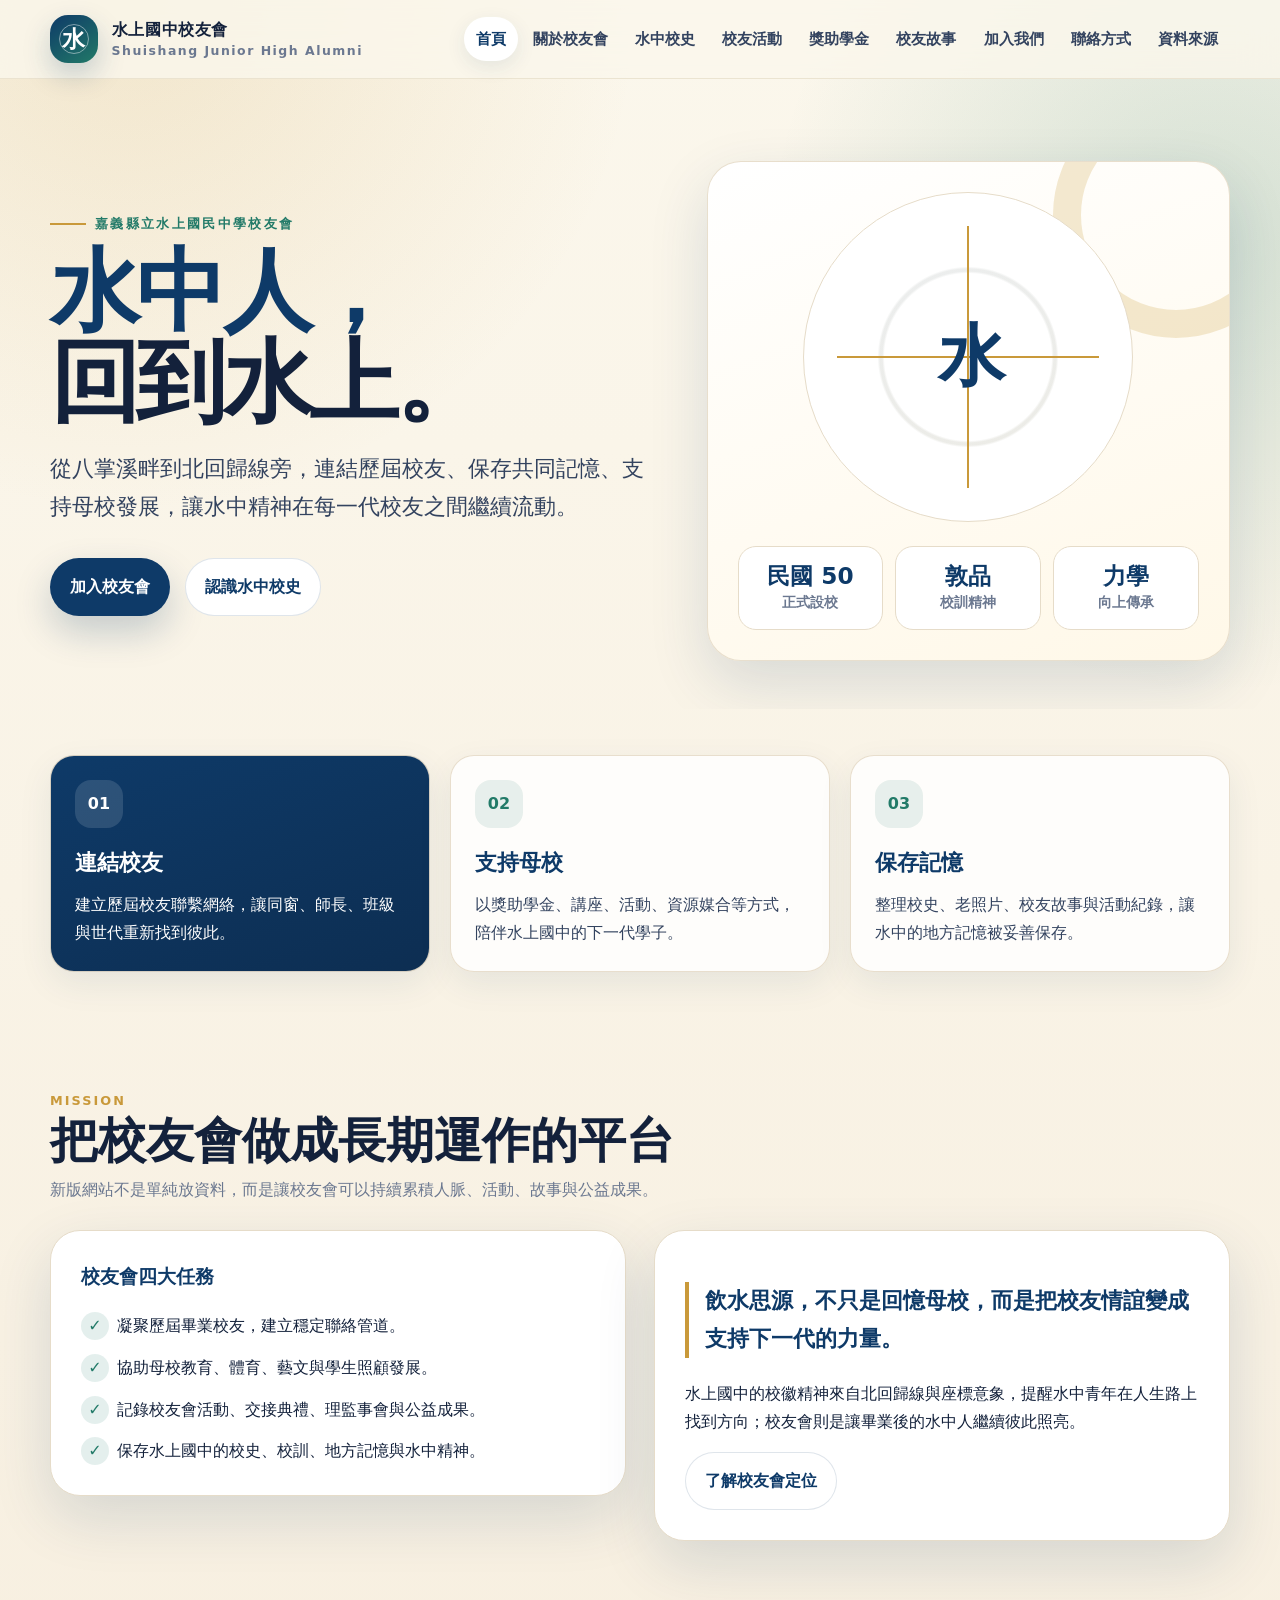
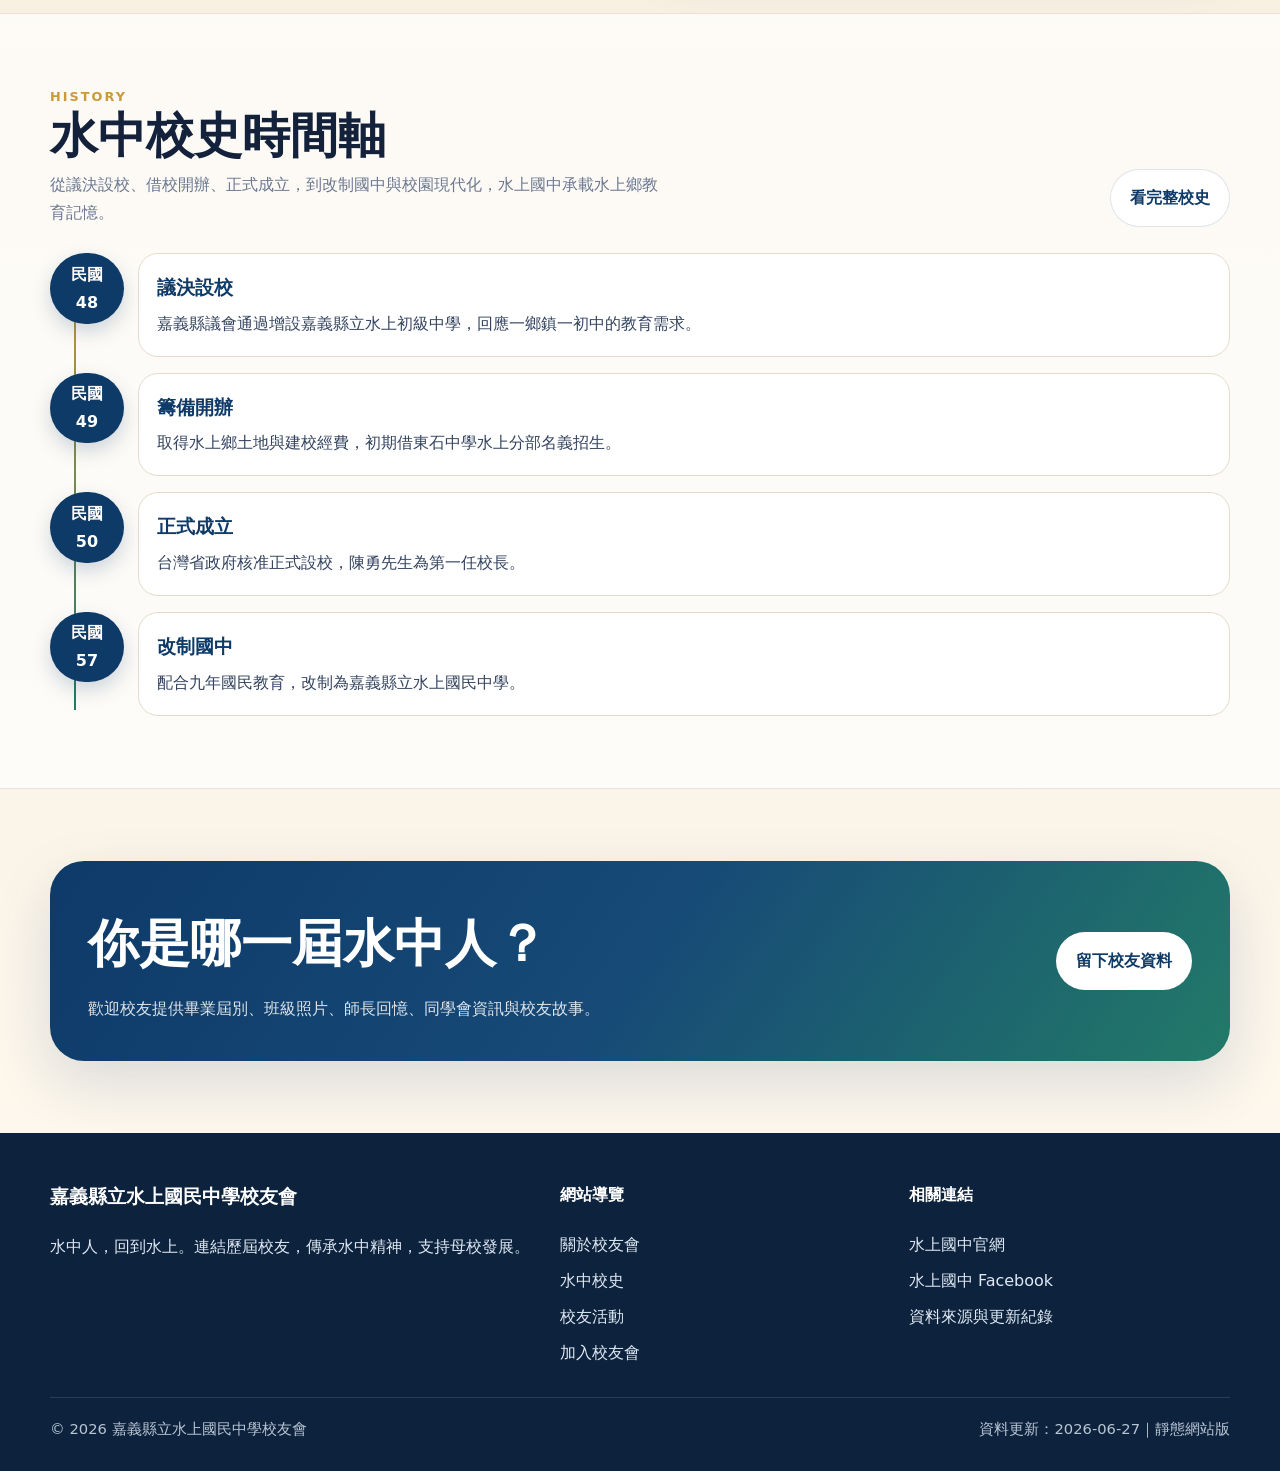
<file: index.html>
<!doctype html>
<html lang="zh-Hant-TW">
<head>
  <meta charset="utf-8">
  <meta name="viewport" content="width=device-width, initial-scale=1">
  <title>嘉義縣立水上國民中學校友會｜水中人，回到水上</title>
  <meta name="description" content="嘉義縣立水上國民中學校友會新版網站，連結歷屆校友、保存水中校史、記錄校友活動並支持母校發展。">
  <meta name="robots" content="index, follow">
  <meta property="og:title" content="嘉義縣立水上國民中學校友會｜水中人，回到水上">
  <meta property="og:description" content="嘉義縣立水上國民中學校友會新版網站，連結歷屆校友、保存水中校史、記錄校友活動並支持母校發展。">
  <meta property="og:type" content="website">
  <meta property="og:locale" content="zh_TW">
  <meta property="og:url" content="https://elvismtlee.github.io/ssjh-alumni-next/index.html">
  <meta name="theme-color" content="#0e3a68">
  <link rel="icon" href="assets/img/favicon.svg" type="image/svg+xml">
  <link rel="stylesheet" href="assets/css/styles.css">
  
</head>
<body>
  <a class="skip-link" href="#main">跳到主要內容</a>
  <header class="site-header">
    <div class="container navbar">
      <a class="brand" href="index.html" aria-label="嘉義縣立水上國民中學校友會首頁">
        <span class="brand-mark">水</span>
        <span>水上國中校友會<small>Shuishang Junior High Alumni</small></span>
      </a>
      <nav class="nav-links" data-nav aria-label="主要選單">
        <a href="index.html" aria-current="page">首頁</a>
<a href="about.html">關於校友會</a>
<a href="history.html">水中校史</a>
<a href="activities.html">校友活動</a>
<a href="scholarship.html">獎助學金</a>
<a href="alumni-stories.html">校友故事</a>
<a href="join.html">加入我們</a>
<a href="contact.html">聯絡方式</a>
<a href="sources.html">資料來源</a>
      </nav>
      <button class="menu-toggle" type="button" data-menu-toggle aria-expanded="false" aria-controls="site-nav">選單</button>
    </div>
  </header>
  <main id="main">
    <section class="hero">
      <div class="container hero-grid">
        <div>
          <span class="eyebrow">嘉義縣立水上國民中學校友會</span>
          <h1>水中人，<span class="accent">回到水上。</span></h1>
          <p class="lead">從八掌溪畔到北回歸線旁，連結歷屆校友、保存共同記憶、支持母校發展，讓水中精神在每一代校友之間繼續流動。</p>
          <div class="hero-actions">
            <a class="btn primary" href="join.html">加入校友會</a>
            <a class="btn secondary" href="history.html">認識水中校史</a>
          </div>
        </div>
        <aside class="hero-card" aria-label="網站重點摘要">
          <div class="compass"><strong>水</strong></div>
          <div class="stats">
            <div class="stat"><b>民國 50</b><span>正式設校</span></div>
            <div class="stat"><b>敦品</b><span>校訓精神</span></div>
            <div class="stat"><b>力學</b><span>向上傳承</span></div>
          </div>
        </aside>
      </div>
    </section>

    <section class="section tight">
      <div class="container cards">
        <article class="card featured">
          <div class="icon">01</div>
          <h3>連結校友</h3>
          <p>建立歷屆校友聯繫網絡，讓同窗、師長、班級與世代重新找到彼此。</p>
        </article>
        <article class="card">
          <div class="icon">02</div>
          <h3>支持母校</h3>
          <p>以獎助學金、講座、活動、資源媒合等方式，陪伴水上國中的下一代學子。</p>
        </article>
        <article class="card">
          <div class="icon">03</div>
          <h3>保存記憶</h3>
          <p>整理校史、老照片、校友故事與活動紀錄，讓水中的地方記憶被妥善保存。</p>
        </article>
      </div>
    </section>

    <section class="section">
      <div class="container section-title">
        <div>
          <div class="kicker">Mission</div>
          <h2>把校友會做成長期運作的平台</h2>
          <p>新版網站不是單純放資料，而是讓校友會可以持續累積人脈、活動、故事與公益成果。</p>
        </div>
      </div>
      <div class="container split">
        <div class="panel">
          <h3>校友會四大任務</h3>
          <ul class="list-check">
            <li>凝聚歷屆畢業校友，建立穩定聯絡管道。</li>
            <li>協助母校教育、體育、藝文與學生照顧發展。</li>
            <li>記錄校友會活動、交接典禮、理監事會與公益成果。</li>
            <li>保存水上國中的校史、校訓、地方記憶與水中精神。</li>
          </ul>
        </div>
        <div class="panel">
          <p class="quote">飲水思源，不只是回憶母校，而是把校友情誼變成支持下一代的力量。</p>
          <p>水上國中的校徽精神來自北回歸線與座標意象，提醒水中青年在人生路上找到方向；校友會則是讓畢業後的水中人繼續彼此照亮。</p>
          <a class="btn secondary" href="about.html">了解校友會定位</a>
        </div>
      </div>
    </section>

    <section class="section content">
      <div class="container section-title">
        <div>
          <div class="kicker">History</div>
          <h2>水中校史時間軸</h2>
          <p>從議決設校、借校開辦、正式成立，到改制國中與校園現代化，水上國中承載水上鄉教育記憶。</p>
        </div>
        <a class="btn secondary" href="history.html">看完整校史</a>
      </div>
      <div class="container timeline">
        <article class="timeline-item"><div class="timeline-year">民國 48</div><div class="timeline-content"><h3>議決設校</h3><p>嘉義縣議會通過增設嘉義縣立水上初級中學，回應一鄉鎮一初中的教育需求。</p></div></article>
        <article class="timeline-item"><div class="timeline-year">民國 49</div><div class="timeline-content"><h3>籌備開辦</h3><p>取得水上鄉土地與建校經費，初期借東石中學水上分部名義招生。</p></div></article>
        <article class="timeline-item"><div class="timeline-year">民國 50</div><div class="timeline-content"><h3>正式成立</h3><p>台灣省政府核准正式設校，陳勇先生為第一任校長。</p></div></article>
        <article class="timeline-item"><div class="timeline-year">民國 57</div><div class="timeline-content"><h3>改制國中</h3><p>配合九年國民教育，改制為嘉義縣立水上國民中學。</p></div></article>
      </div>
    </section>

    <section class="section">
      <div class="container banner">
        <div>
          <h2>你是哪一屆水中人？</h2>
          <p>歡迎校友提供畢業屆別、班級照片、師長回憶、同學會資訊與校友故事。</p>
        </div>
        <a class="btn" href="join.html">留下校友資料</a>
      </div>
    </section>
  </main>
  <footer class="site-footer">
    <div class="container footer-grid">
      <div>
        <h3>嘉義縣立水上國民中學校友會</h3>
        <p>水中人，回到水上。連結歷屆校友，傳承水中精神，支持母校發展。</p>
      </div>
      <div>
        <h4>網站導覽</h4>
        <ul>
          <li><a href="about.html">關於校友會</a></li>
          <li><a href="history.html">水中校史</a></li>
          <li><a href="activities.html">校友活動</a></li>
          <li><a href="join.html">加入校友會</a></li>
        </ul>
      </div>
      <div>
        <h4>相關連結</h4>
        <ul>
          <li><a href="https://www.ssjh.cyc.edu.tw/" target="_blank" rel="noopener">水上國中官網</a></li>
          <li><a href="https://www.facebook.com/ssjh.cyc/" target="_blank" rel="noopener">水上國中 Facebook</a></li>
          <li><a href="sources.html">資料來源與更新紀錄</a></li>
        </ul>
      </div>
    </div>
    <div class="container footer-bottom">
      <span>© <span data-year></span> 嘉義縣立水上國民中學校友會</span>
      <span>資料更新：2026-06-27｜靜態網站版</span>
    </div>
  </footer>
  <script src="assets/js/main.js"></script>
</body>
</html>
</file>
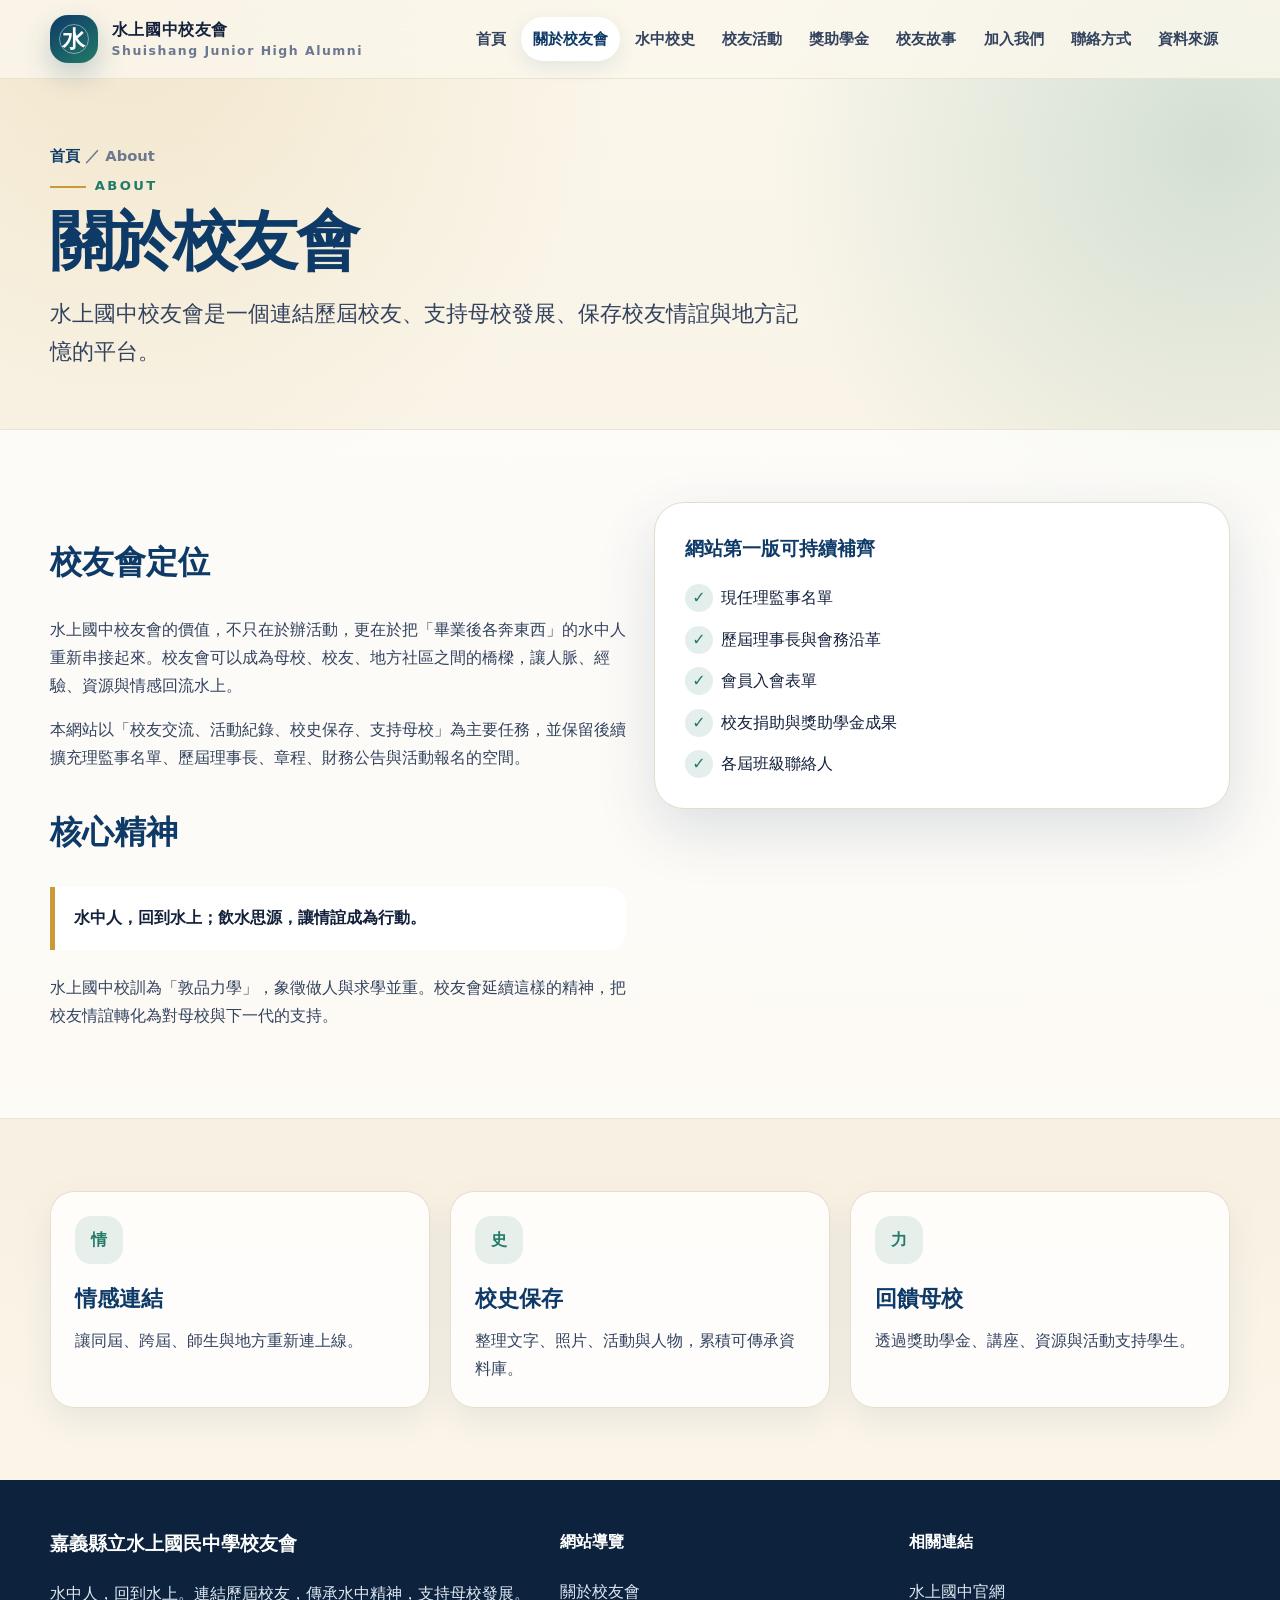
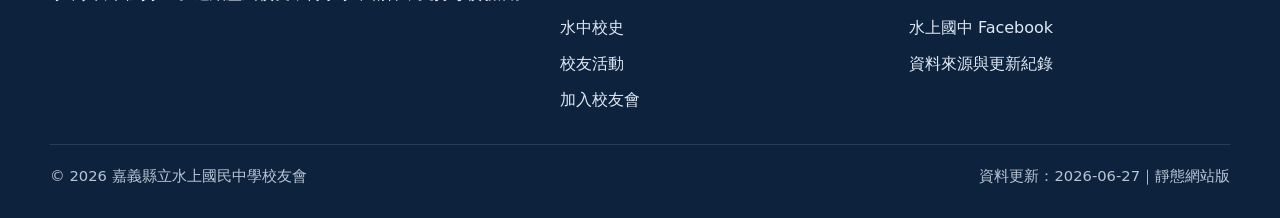
<file: about.html>
<!doctype html>
<html lang="zh-Hant-TW">
<head>
  <meta charset="utf-8">
  <meta name="viewport" content="width=device-width, initial-scale=1">
  <title>關於校友會｜水上國中校友會</title>
  <meta name="description" content="認識水上國中校友會的定位、任務與網站第一版規劃。">
  <meta name="robots" content="index, follow">
  <meta property="og:title" content="關於校友會｜水上國中校友會">
  <meta property="og:description" content="認識水上國中校友會的定位、任務與網站第一版規劃。">
  <meta property="og:type" content="website">
  <meta property="og:locale" content="zh_TW">
  <meta property="og:url" content="https://elvismtlee.github.io/ssjh-alumni-next/about.html">
  <meta name="theme-color" content="#0e3a68">
  <link rel="icon" href="assets/img/favicon.svg" type="image/svg+xml">
  <link rel="stylesheet" href="assets/css/styles.css">
  
</head>
<body>
  <a class="skip-link" href="#main">跳到主要內容</a>
  <header class="site-header">
    <div class="container navbar">
      <a class="brand" href="index.html" aria-label="嘉義縣立水上國民中學校友會首頁">
        <span class="brand-mark">水</span>
        <span>水上國中校友會<small>Shuishang Junior High Alumni</small></span>
      </a>
      <nav class="nav-links" data-nav aria-label="主要選單">
        <a href="index.html">首頁</a>
<a href="about.html" aria-current="page">關於校友會</a>
<a href="history.html">水中校史</a>
<a href="activities.html">校友活動</a>
<a href="scholarship.html">獎助學金</a>
<a href="alumni-stories.html">校友故事</a>
<a href="join.html">加入我們</a>
<a href="contact.html">聯絡方式</a>
<a href="sources.html">資料來源</a>
      </nav>
      <button class="menu-toggle" type="button" data-menu-toggle aria-expanded="false" aria-controls="site-nav">選單</button>
    </div>
  </header>
  <main id="main">
    <section class="page-hero">
      <div class="container">
        <div class="breadcrumb"><a href="index.html">首頁</a> ／ About</div>
        <span class="eyebrow">About</span>
        <h1>關於校友會</h1>
        <p class="lead">水上國中校友會是一個連結歷屆校友、支持母校發展、保存校友情誼與地方記憶的平台。</p>
      </div>
    </section>
    <section class="section content">
      <div class="container split">
        <article class="prose">
          <h2>校友會定位</h2>
          <p>水上國中校友會的價值，不只在於辦活動，更在於把「畢業後各奔東西」的水中人重新串接起來。校友會可以成為母校、校友、地方社區之間的橋樑，讓人脈、經驗、資源與情感回流水上。</p>
          <p>本網站以「校友交流、活動紀錄、校史保存、支持母校」為主要任務，並保留後續擴充理監事名單、歷屆理事長、章程、財務公告與活動報名的空間。</p>
          <h2>核心精神</h2>
          <blockquote>水中人，回到水上；飲水思源，讓情誼成為行動。</blockquote>
          <p>水上國中校訓為「敦品力學」，象徵做人與求學並重。校友會延續這樣的精神，把校友情誼轉化為對母校與下一代的支持。</p>
        </article>
        <aside class="panel">
          <h3>網站第一版可持續補齊</h3>
          <ul class="list-check">
            <li>現任理監事名單</li>
            <li>歷屆理事長與會務沿革</li>
            <li>會員入會表單</li>
            <li>校友捐助與獎助學金成果</li>
            <li>各屆班級聯絡人</li>
          </ul>
        </aside>
      </div>
    </section>
    <section class="section">
      <div class="container cards">
        <article class="card"><div class="icon">情</div><h3>情感連結</h3><p>讓同屆、跨屆、師生與地方重新連上線。</p></article>
        <article class="card"><div class="icon">史</div><h3>校史保存</h3><p>整理文字、照片、活動與人物，累積可傳承資料庫。</p></article>
        <article class="card"><div class="icon">力</div><h3>回饋母校</h3><p>透過獎助學金、講座、資源與活動支持學生。</p></article>
      </div>
    </section>
  </main>
  <footer class="site-footer">
    <div class="container footer-grid">
      <div>
        <h3>嘉義縣立水上國民中學校友會</h3>
        <p>水中人，回到水上。連結歷屆校友，傳承水中精神，支持母校發展。</p>
      </div>
      <div>
        <h4>網站導覽</h4>
        <ul>
          <li><a href="about.html">關於校友會</a></li>
          <li><a href="history.html">水中校史</a></li>
          <li><a href="activities.html">校友活動</a></li>
          <li><a href="join.html">加入校友會</a></li>
        </ul>
      </div>
      <div>
        <h4>相關連結</h4>
        <ul>
          <li><a href="https://www.ssjh.cyc.edu.tw/" target="_blank" rel="noopener">水上國中官網</a></li>
          <li><a href="https://www.facebook.com/ssjh.cyc/" target="_blank" rel="noopener">水上國中 Facebook</a></li>
          <li><a href="sources.html">資料來源與更新紀錄</a></li>
        </ul>
      </div>
    </div>
    <div class="container footer-bottom">
      <span>© <span data-year></span> 嘉義縣立水上國民中學校友會</span>
      <span>資料更新：2026-06-27｜靜態網站版</span>
    </div>
  </footer>
  <script src="assets/js/main.js"></script>
</body>
</html>
</file>
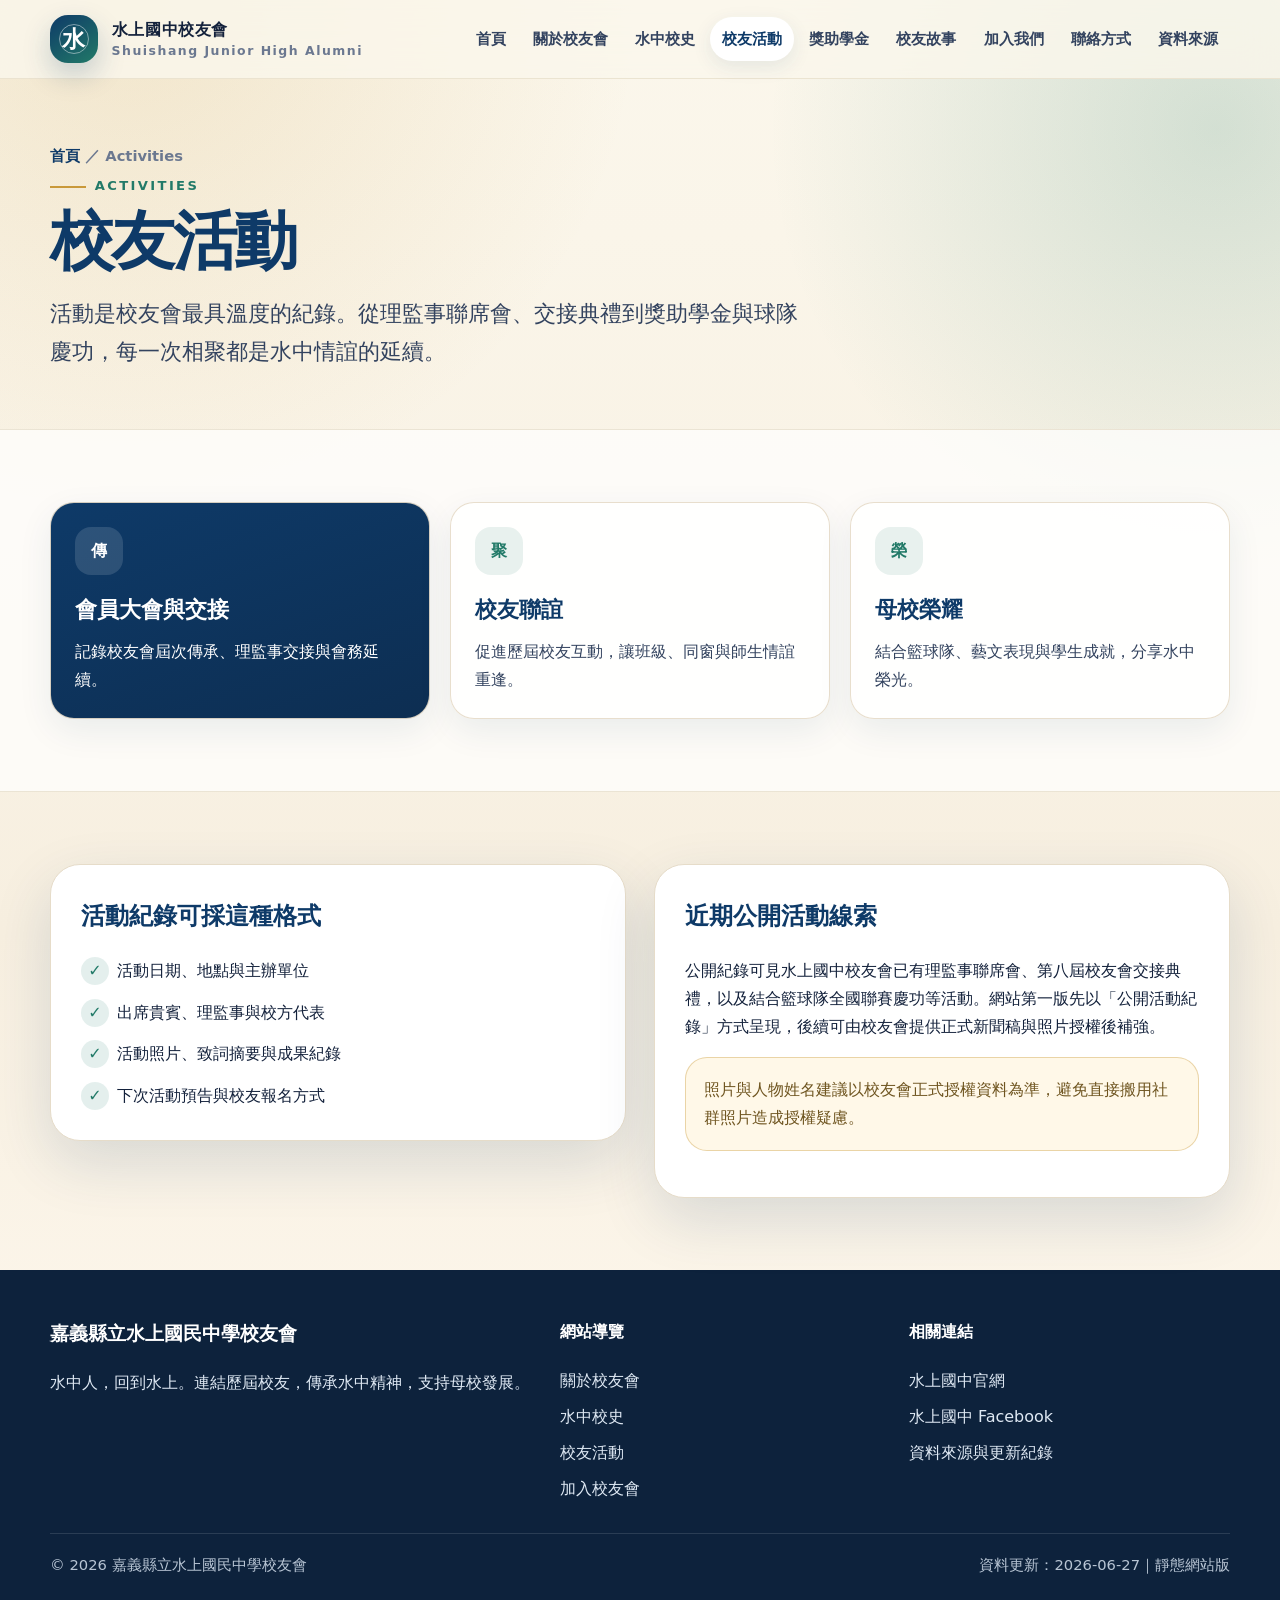
<file: activities.html>
<!doctype html>
<html lang="zh-Hant-TW">
<head>
  <meta charset="utf-8">
  <meta name="viewport" content="width=device-width, initial-scale=1">
  <title>校友活動｜水上國中校友會</title>
  <meta name="description" content="整理水上國中校友會活動紀錄、理監事聯席會、交接典禮與校友聯誼。">
  <meta name="robots" content="index, follow">
  <meta property="og:title" content="校友活動｜水上國中校友會">
  <meta property="og:description" content="整理水上國中校友會活動紀錄、理監事聯席會、交接典禮與校友聯誼。">
  <meta property="og:type" content="website">
  <meta property="og:locale" content="zh_TW">
  <meta property="og:url" content="https://elvismtlee.github.io/ssjh-alumni-next/activities.html">
  <meta name="theme-color" content="#0e3a68">
  <link rel="icon" href="assets/img/favicon.svg" type="image/svg+xml">
  <link rel="stylesheet" href="assets/css/styles.css">
  
</head>
<body>
  <a class="skip-link" href="#main">跳到主要內容</a>
  <header class="site-header">
    <div class="container navbar">
      <a class="brand" href="index.html" aria-label="嘉義縣立水上國民中學校友會首頁">
        <span class="brand-mark">水</span>
        <span>水上國中校友會<small>Shuishang Junior High Alumni</small></span>
      </a>
      <nav class="nav-links" data-nav aria-label="主要選單">
        <a href="index.html">首頁</a>
<a href="about.html">關於校友會</a>
<a href="history.html">水中校史</a>
<a href="activities.html" aria-current="page">校友活動</a>
<a href="scholarship.html">獎助學金</a>
<a href="alumni-stories.html">校友故事</a>
<a href="join.html">加入我們</a>
<a href="contact.html">聯絡方式</a>
<a href="sources.html">資料來源</a>
      </nav>
      <button class="menu-toggle" type="button" data-menu-toggle aria-expanded="false" aria-controls="site-nav">選單</button>
    </div>
  </header>
  <main id="main">
    <section class="page-hero">
      <div class="container">
        <div class="breadcrumb"><a href="index.html">首頁</a> ／ Activities</div>
        <span class="eyebrow">Activities</span>
        <h1>校友活動</h1>
        <p class="lead">活動是校友會最具溫度的紀錄。從理監事聯席會、交接典禮到獎助學金與球隊慶功，每一次相聚都是水中情誼的延續。</p>
      </div>
    </section>
    <section class="section content">
      <div class="container cards">
        <article class="card featured"><div class="icon">傳</div><h3>會員大會與交接</h3><p>記錄校友會屆次傳承、理監事交接與會務延續。</p></article>
        <article class="card"><div class="icon">聚</div><h3>校友聯誼</h3><p>促進歷屆校友互動，讓班級、同窗與師生情誼重逢。</p></article>
        <article class="card"><div class="icon">榮</div><h3>母校榮耀</h3><p>結合籃球隊、藝文表現與學生成就，分享水中榮光。</p></article>
      </div>
    </section>
    <section class="section">
      <div class="container split">
        <div class="panel">
          <h2>活動紀錄可採這種格式</h2>
          <ul class="list-check">
            <li>活動日期、地點與主辦單位</li>
            <li>出席貴賓、理監事與校方代表</li>
            <li>活動照片、致詞摘要與成果紀錄</li>
            <li>下次活動預告與校友報名方式</li>
          </ul>
        </div>
        <div class="panel">
          <h2>近期公開活動線索</h2>
          <p>公開紀錄可見水上國中校友會已有理監事聯席會、第八屆校友會交接典禮，以及結合籃球隊全國聯賽慶功等活動。網站第一版先以「公開活動紀錄」方式呈現，後續可由校友會提供正式新聞稿與照片授權後補強。</p>
          <p class="notice">照片與人物姓名建議以校友會正式授權資料為準，避免直接搬用社群照片造成授權疑慮。</p>
        </div>
      </div>
    </section>
  </main>
  <footer class="site-footer">
    <div class="container footer-grid">
      <div>
        <h3>嘉義縣立水上國民中學校友會</h3>
        <p>水中人，回到水上。連結歷屆校友，傳承水中精神，支持母校發展。</p>
      </div>
      <div>
        <h4>網站導覽</h4>
        <ul>
          <li><a href="about.html">關於校友會</a></li>
          <li><a href="history.html">水中校史</a></li>
          <li><a href="activities.html">校友活動</a></li>
          <li><a href="join.html">加入校友會</a></li>
        </ul>
      </div>
      <div>
        <h4>相關連結</h4>
        <ul>
          <li><a href="https://www.ssjh.cyc.edu.tw/" target="_blank" rel="noopener">水上國中官網</a></li>
          <li><a href="https://www.facebook.com/ssjh.cyc/" target="_blank" rel="noopener">水上國中 Facebook</a></li>
          <li><a href="sources.html">資料來源與更新紀錄</a></li>
        </ul>
      </div>
    </div>
    <div class="container footer-bottom">
      <span>© <span data-year></span> 嘉義縣立水上國民中學校友會</span>
      <span>資料更新：2026-06-27｜靜態網站版</span>
    </div>
  </footer>
  <script src="assets/js/main.js"></script>
</body>
</html>
</file>
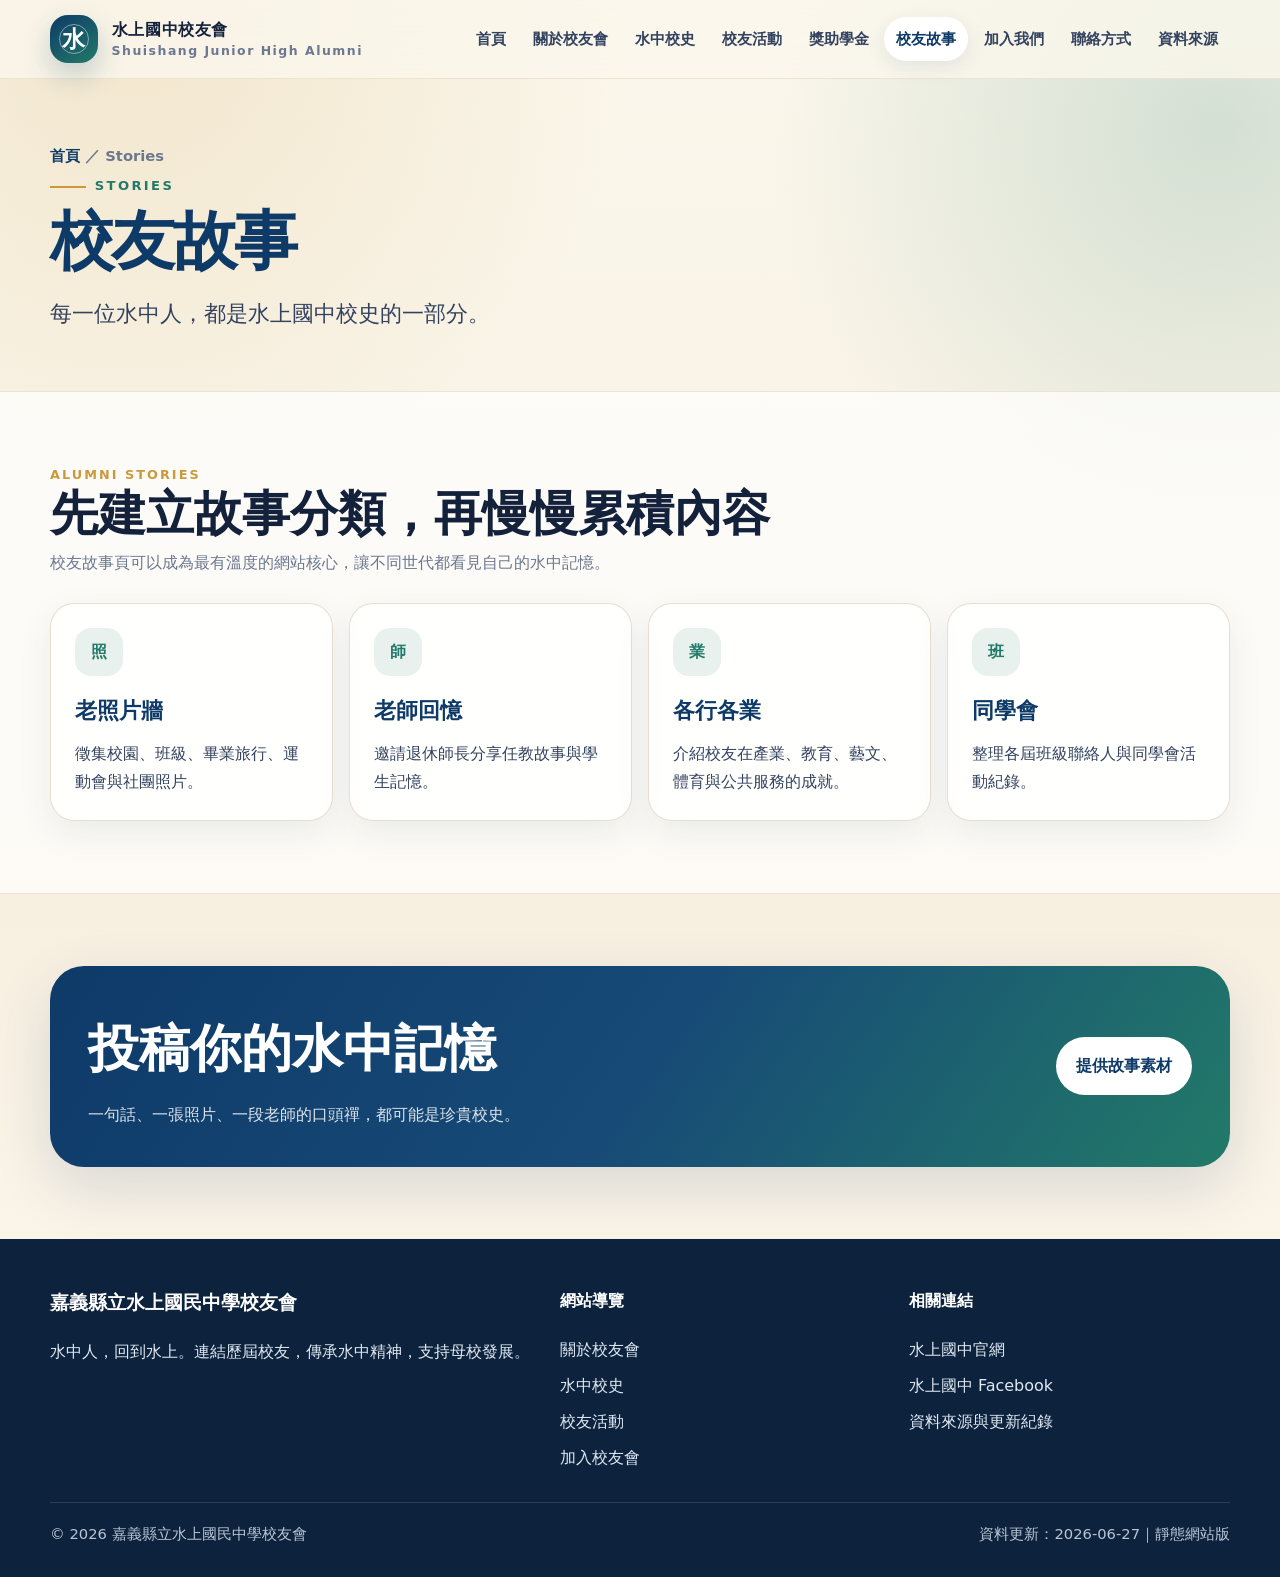
<file: alumni-stories.html>
<!doctype html>
<html lang="zh-Hant-TW">
<head>
  <meta charset="utf-8">
  <meta name="viewport" content="width=device-width, initial-scale=1">
  <title>校友故事｜水上國中校友會</title>
  <meta name="description" content="徵集水上國中校友故事、老照片、老師回憶與同學會紀錄。">
  <meta name="robots" content="index, follow">
  <meta property="og:title" content="校友故事｜水上國中校友會">
  <meta property="og:description" content="徵集水上國中校友故事、老照片、老師回憶與同學會紀錄。">
  <meta property="og:type" content="website">
  <meta property="og:locale" content="zh_TW">
  <meta property="og:url" content="https://elvismtlee.github.io/ssjh-alumni-next/alumni-stories.html">
  <meta name="theme-color" content="#0e3a68">
  <link rel="icon" href="assets/img/favicon.svg" type="image/svg+xml">
  <link rel="stylesheet" href="assets/css/styles.css">
  
</head>
<body>
  <a class="skip-link" href="#main">跳到主要內容</a>
  <header class="site-header">
    <div class="container navbar">
      <a class="brand" href="index.html" aria-label="嘉義縣立水上國民中學校友會首頁">
        <span class="brand-mark">水</span>
        <span>水上國中校友會<small>Shuishang Junior High Alumni</small></span>
      </a>
      <nav class="nav-links" data-nav aria-label="主要選單">
        <a href="index.html">首頁</a>
<a href="about.html">關於校友會</a>
<a href="history.html">水中校史</a>
<a href="activities.html">校友活動</a>
<a href="scholarship.html">獎助學金</a>
<a href="alumni-stories.html" aria-current="page">校友故事</a>
<a href="join.html">加入我們</a>
<a href="contact.html">聯絡方式</a>
<a href="sources.html">資料來源</a>
      </nav>
      <button class="menu-toggle" type="button" data-menu-toggle aria-expanded="false" aria-controls="site-nav">選單</button>
    </div>
  </header>
  <main id="main">
    <section class="page-hero">
      <div class="container">
        <div class="breadcrumb"><a href="index.html">首頁</a> ／ Stories</div>
        <span class="eyebrow">Stories</span>
        <h1>校友故事</h1>
        <p class="lead">每一位水中人，都是水上國中校史的一部分。</p>
      </div>
    </section>
    <section class="section content">
      <div class="container section-title">
        <div><div class="kicker">Alumni Stories</div><h2>先建立故事分類，再慢慢累積內容</h2><p>校友故事頁可以成為最有溫度的網站核心，讓不同世代都看見自己的水中記憶。</p></div>
      </div>
      <div class="container grid-4">
        <article class="card"><div class="icon">照</div><h3>老照片牆</h3><p>徵集校園、班級、畢業旅行、運動會與社團照片。</p></article>
        <article class="card"><div class="icon">師</div><h3>老師回憶</h3><p>邀請退休師長分享任教故事與學生記憶。</p></article>
        <article class="card"><div class="icon">業</div><h3>各行各業</h3><p>介紹校友在產業、教育、藝文、體育與公共服務的成就。</p></article>
        <article class="card"><div class="icon">班</div><h3>同學會</h3><p>整理各屆班級聯絡人與同學會活動紀錄。</p></article>
      </div>
    </section>
    <section class="section">
      <div class="container banner">
        <div><h2>投稿你的水中記憶</h2><p>一句話、一張照片、一段老師的口頭禪，都可能是珍貴校史。</p></div>
        <a class="btn" href="join.html">提供故事素材</a>
      </div>
    </section>
  </main>
  <footer class="site-footer">
    <div class="container footer-grid">
      <div>
        <h3>嘉義縣立水上國民中學校友會</h3>
        <p>水中人，回到水上。連結歷屆校友，傳承水中精神，支持母校發展。</p>
      </div>
      <div>
        <h4>網站導覽</h4>
        <ul>
          <li><a href="about.html">關於校友會</a></li>
          <li><a href="history.html">水中校史</a></li>
          <li><a href="activities.html">校友活動</a></li>
          <li><a href="join.html">加入校友會</a></li>
        </ul>
      </div>
      <div>
        <h4>相關連結</h4>
        <ul>
          <li><a href="https://www.ssjh.cyc.edu.tw/" target="_blank" rel="noopener">水上國中官網</a></li>
          <li><a href="https://www.facebook.com/ssjh.cyc/" target="_blank" rel="noopener">水上國中 Facebook</a></li>
          <li><a href="sources.html">資料來源與更新紀錄</a></li>
        </ul>
      </div>
    </div>
    <div class="container footer-bottom">
      <span>© <span data-year></span> 嘉義縣立水上國民中學校友會</span>
      <span>資料更新：2026-06-27｜靜態網站版</span>
    </div>
  </footer>
  <script src="assets/js/main.js"></script>
</body>
</html>
</file>
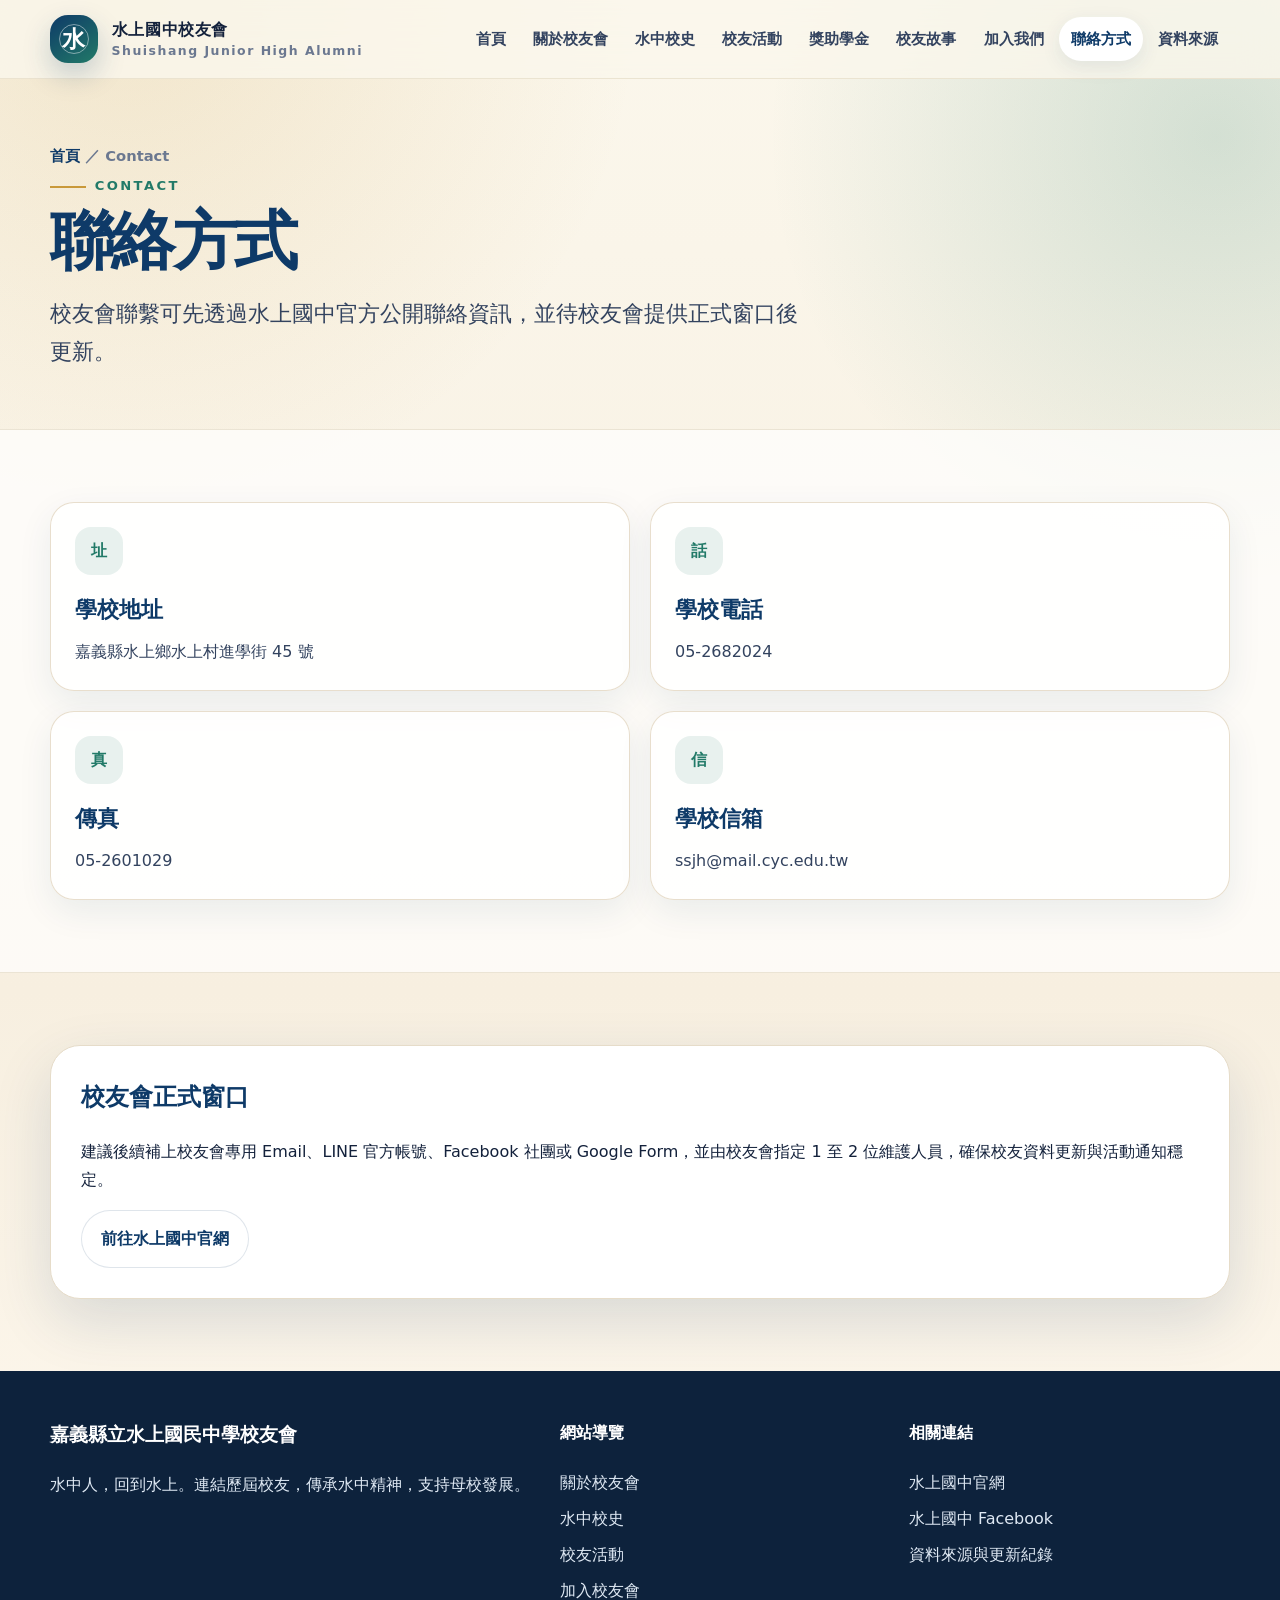
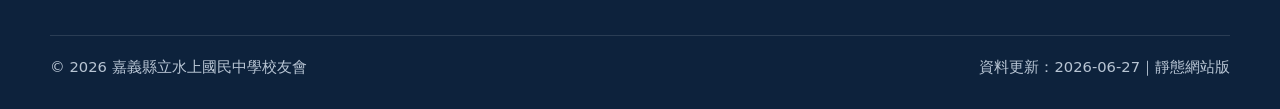
<file: contact.html>
<!doctype html>
<html lang="zh-Hant-TW">
<head>
  <meta charset="utf-8">
  <meta name="viewport" content="width=device-width, initial-scale=1">
  <title>聯絡方式｜水上國中校友會</title>
  <meta name="description" content="水上國中校友會聯絡資訊與學校公開聯絡方式。">
  <meta name="robots" content="index, follow">
  <meta property="og:title" content="聯絡方式｜水上國中校友會">
  <meta property="og:description" content="水上國中校友會聯絡資訊與學校公開聯絡方式。">
  <meta property="og:type" content="website">
  <meta property="og:locale" content="zh_TW">
  <meta property="og:url" content="https://elvismtlee.github.io/ssjh-alumni-next/contact.html">
  <meta name="theme-color" content="#0e3a68">
  <link rel="icon" href="assets/img/favicon.svg" type="image/svg+xml">
  <link rel="stylesheet" href="assets/css/styles.css">
  
</head>
<body>
  <a class="skip-link" href="#main">跳到主要內容</a>
  <header class="site-header">
    <div class="container navbar">
      <a class="brand" href="index.html" aria-label="嘉義縣立水上國民中學校友會首頁">
        <span class="brand-mark">水</span>
        <span>水上國中校友會<small>Shuishang Junior High Alumni</small></span>
      </a>
      <nav class="nav-links" data-nav aria-label="主要選單">
        <a href="index.html">首頁</a>
<a href="about.html">關於校友會</a>
<a href="history.html">水中校史</a>
<a href="activities.html">校友活動</a>
<a href="scholarship.html">獎助學金</a>
<a href="alumni-stories.html">校友故事</a>
<a href="join.html">加入我們</a>
<a href="contact.html" aria-current="page">聯絡方式</a>
<a href="sources.html">資料來源</a>
      </nav>
      <button class="menu-toggle" type="button" data-menu-toggle aria-expanded="false" aria-controls="site-nav">選單</button>
    </div>
  </header>
  <main id="main">
    <section class="page-hero">
      <div class="container">
        <div class="breadcrumb"><a href="index.html">首頁</a> ／ Contact</div>
        <span class="eyebrow">Contact</span>
        <h1>聯絡方式</h1>
        <p class="lead">校友會聯繫可先透過水上國中官方公開聯絡資訊，並待校友會提供正式窗口後更新。</p>
      </div>
    </section>
    <section class="section content">
      <div class="container grid-2">
        <article class="card"><div class="icon">址</div><h3>學校地址</h3><p>嘉義縣水上鄉水上村進學街 45 號</p></article>
        <article class="card"><div class="icon">話</div><h3>學校電話</h3><p>05-2682024</p></article>
        <article class="card"><div class="icon">真</div><h3>傳真</h3><p>05-2601029</p></article>
        <article class="card"><div class="icon">信</div><h3>學校信箱</h3><p>ssjh@mail.cyc.edu.tw</p></article>
      </div>
    </section>
    <section class="section">
      <div class="container panel">
        <h2>校友會正式窗口</h2>
        <p>建議後續補上校友會專用 Email、LINE 官方帳號、Facebook 社團或 Google Form，並由校友會指定 1 至 2 位維護人員，確保校友資料更新與活動通知穩定。</p>
        <a class="btn secondary" href="https://www.ssjh.cyc.edu.tw/" target="_blank" rel="noopener">前往水上國中官網</a>
      </div>
    </section>
  </main>
  <footer class="site-footer">
    <div class="container footer-grid">
      <div>
        <h3>嘉義縣立水上國民中學校友會</h3>
        <p>水中人，回到水上。連結歷屆校友，傳承水中精神，支持母校發展。</p>
      </div>
      <div>
        <h4>網站導覽</h4>
        <ul>
          <li><a href="about.html">關於校友會</a></li>
          <li><a href="history.html">水中校史</a></li>
          <li><a href="activities.html">校友活動</a></li>
          <li><a href="join.html">加入校友會</a></li>
        </ul>
      </div>
      <div>
        <h4>相關連結</h4>
        <ul>
          <li><a href="https://www.ssjh.cyc.edu.tw/" target="_blank" rel="noopener">水上國中官網</a></li>
          <li><a href="https://www.facebook.com/ssjh.cyc/" target="_blank" rel="noopener">水上國中 Facebook</a></li>
          <li><a href="sources.html">資料來源與更新紀錄</a></li>
        </ul>
      </div>
    </div>
    <div class="container footer-bottom">
      <span>© <span data-year></span> 嘉義縣立水上國民中學校友會</span>
      <span>資料更新：2026-06-27｜靜態網站版</span>
    </div>
  </footer>
  <script src="assets/js/main.js"></script>
</body>
</html>
</file>
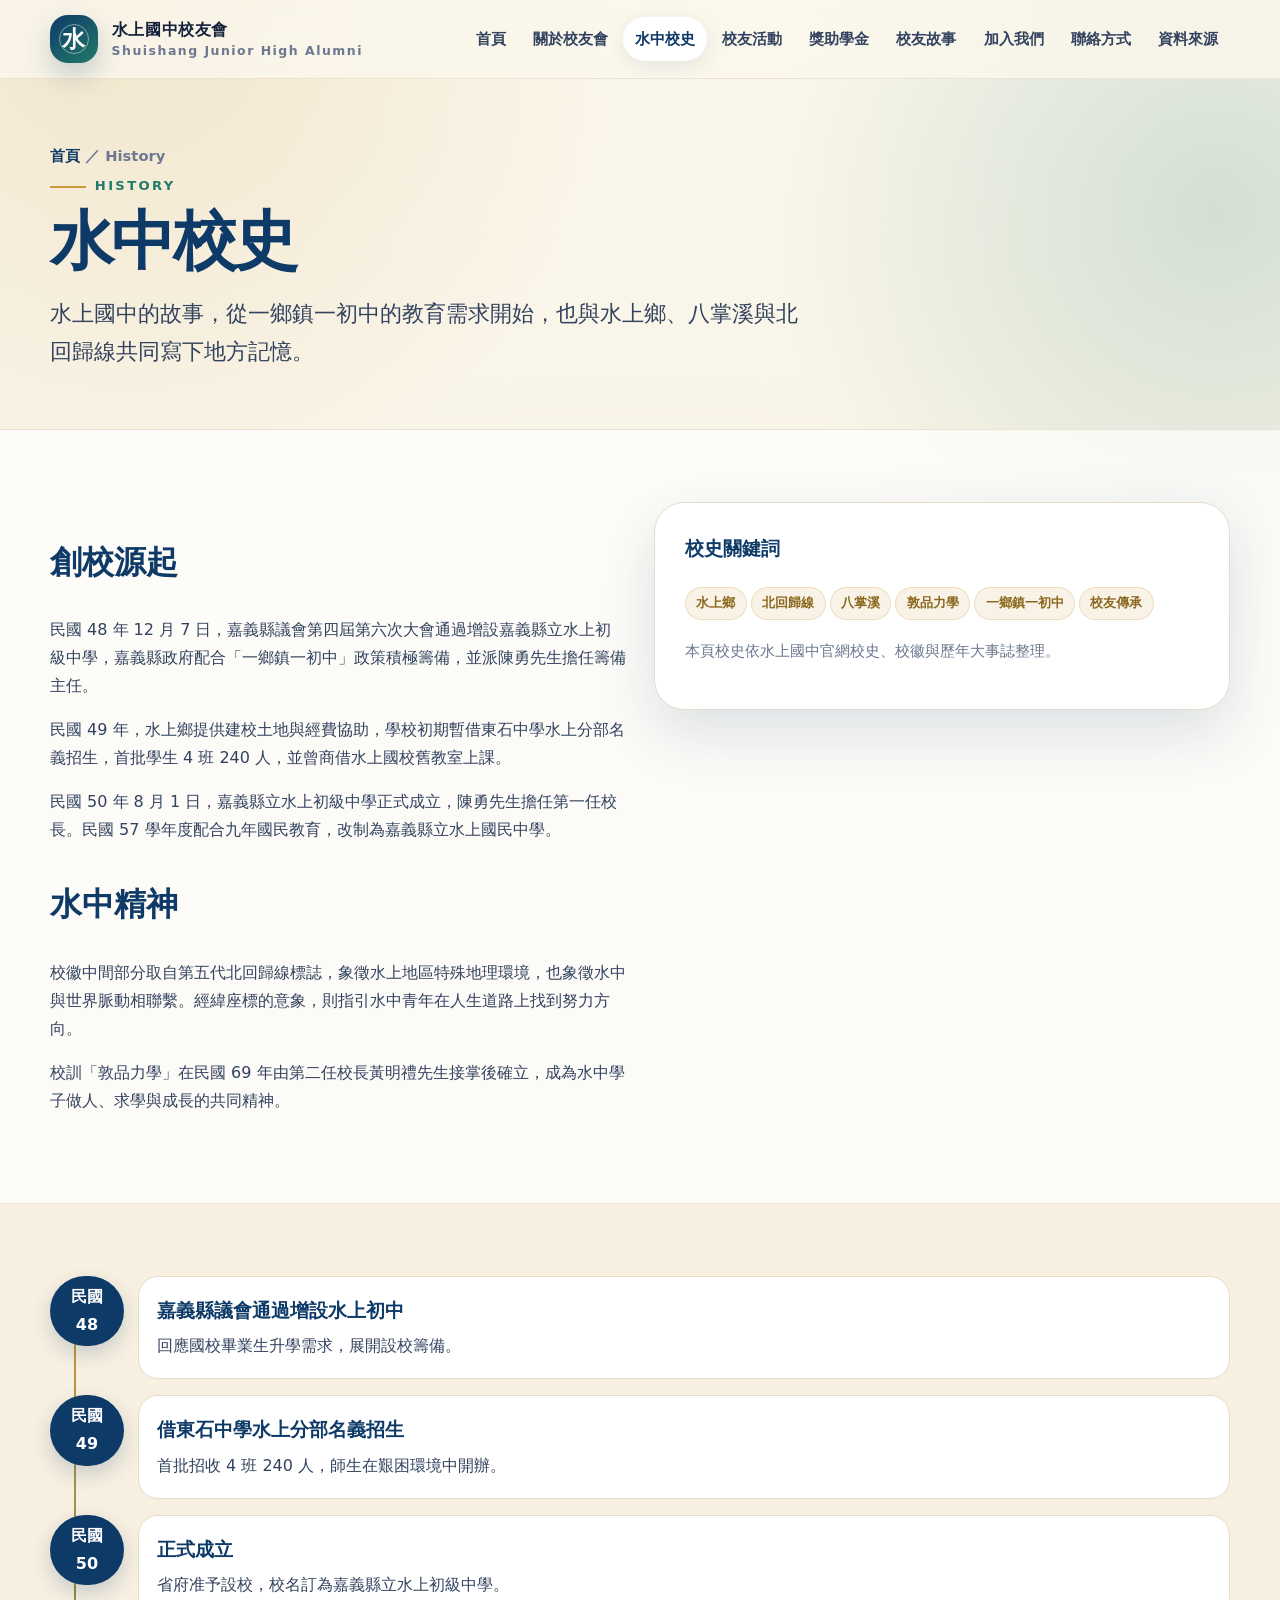
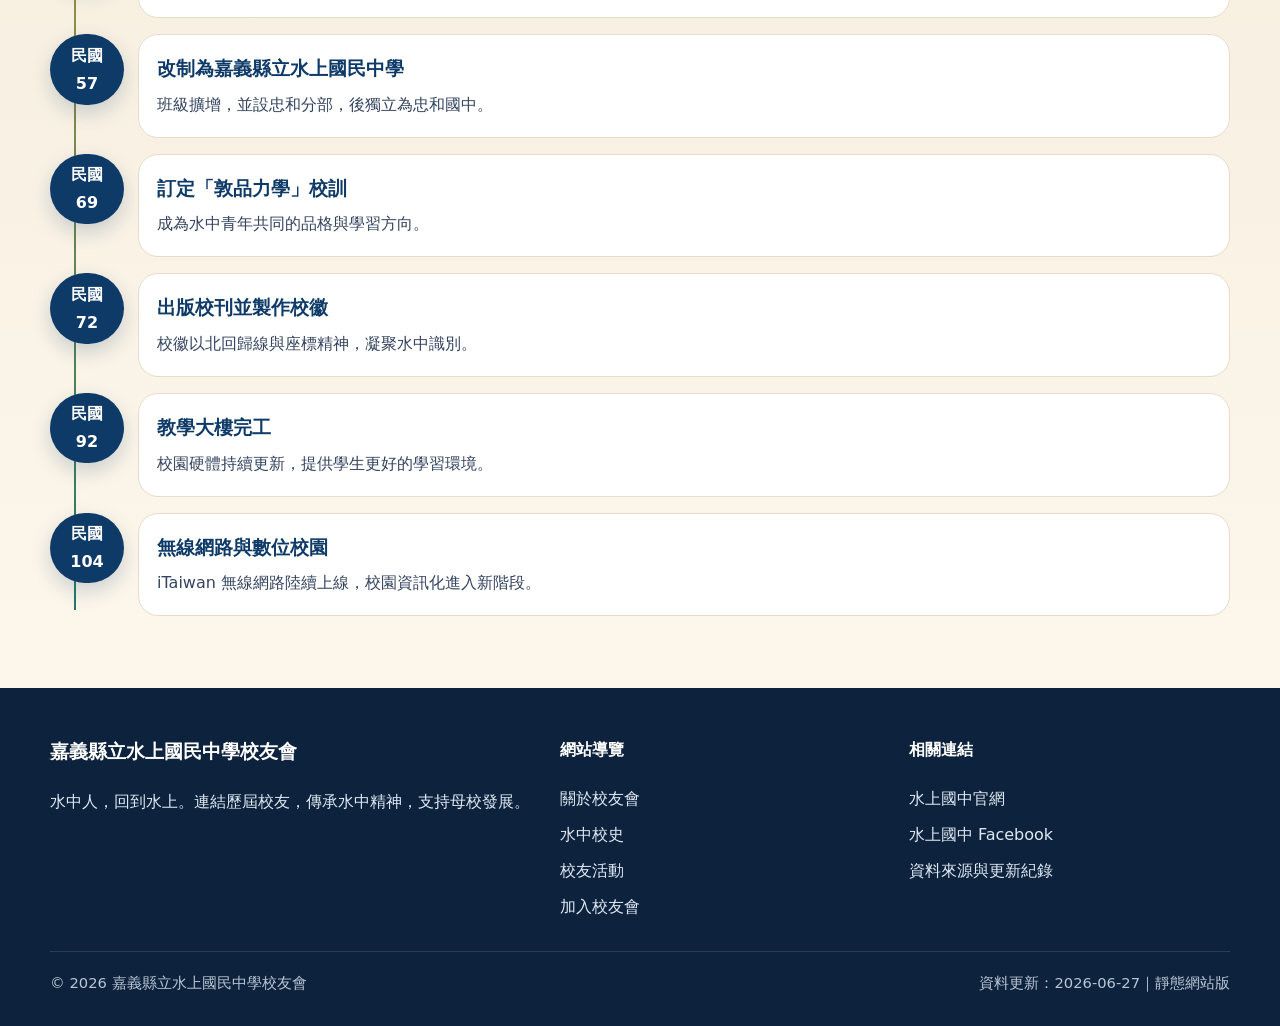
<file: history.html>
<!doctype html>
<html lang="zh-Hant-TW">
<head>
  <meta charset="utf-8">
  <meta name="viewport" content="width=device-width, initial-scale=1">
  <title>水中校史｜水上國中校友會</title>
  <meta name="description" content="整理水上國中創校源起、校史時間軸、校徽精神與敦品力學校訓。">
  <meta name="robots" content="index, follow">
  <meta property="og:title" content="水中校史｜水上國中校友會">
  <meta property="og:description" content="整理水上國中創校源起、校史時間軸、校徽精神與敦品力學校訓。">
  <meta property="og:type" content="website">
  <meta property="og:locale" content="zh_TW">
  <meta property="og:url" content="https://elvismtlee.github.io/ssjh-alumni-next/history.html">
  <meta name="theme-color" content="#0e3a68">
  <link rel="icon" href="assets/img/favicon.svg" type="image/svg+xml">
  <link rel="stylesheet" href="assets/css/styles.css">
  
</head>
<body>
  <a class="skip-link" href="#main">跳到主要內容</a>
  <header class="site-header">
    <div class="container navbar">
      <a class="brand" href="index.html" aria-label="嘉義縣立水上國民中學校友會首頁">
        <span class="brand-mark">水</span>
        <span>水上國中校友會<small>Shuishang Junior High Alumni</small></span>
      </a>
      <nav class="nav-links" data-nav aria-label="主要選單">
        <a href="index.html">首頁</a>
<a href="about.html">關於校友會</a>
<a href="history.html" aria-current="page">水中校史</a>
<a href="activities.html">校友活動</a>
<a href="scholarship.html">獎助學金</a>
<a href="alumni-stories.html">校友故事</a>
<a href="join.html">加入我們</a>
<a href="contact.html">聯絡方式</a>
<a href="sources.html">資料來源</a>
      </nav>
      <button class="menu-toggle" type="button" data-menu-toggle aria-expanded="false" aria-controls="site-nav">選單</button>
    </div>
  </header>
  <main id="main">
    <section class="page-hero">
      <div class="container">
        <div class="breadcrumb"><a href="index.html">首頁</a> ／ History</div>
        <span class="eyebrow">History</span>
        <h1>水中校史</h1>
        <p class="lead">水上國中的故事，從一鄉鎮一初中的教育需求開始，也與水上鄉、八掌溪與北回歸線共同寫下地方記憶。</p>
      </div>
    </section>
    <section class="section content">
      <div class="container split">
        <article class="prose">
          <h2>創校源起</h2>
          <p>民國 48 年 12 月 7 日，嘉義縣議會第四屆第六次大會通過增設嘉義縣立水上初級中學，嘉義縣政府配合「一鄉鎮一初中」政策積極籌備，並派陳勇先生擔任籌備主任。</p>
          <p>民國 49 年，水上鄉提供建校土地與經費協助，學校初期暫借東石中學水上分部名義招生，首批學生 4 班 240 人，並曾商借水上國校舊教室上課。</p>
          <p>民國 50 年 8 月 1 日，嘉義縣立水上初級中學正式成立，陳勇先生擔任第一任校長。民國 57 學年度配合九年國民教育，改制為嘉義縣立水上國民中學。</p>
          <h2>水中精神</h2>
          <p>校徽中間部分取自第五代北回歸線標誌，象徵水上地區特殊地理環境，也象徵水中與世界脈動相聯繫。經緯座標的意象，則指引水中青年在人生道路上找到努力方向。</p>
          <p>校訓「敦品力學」在民國 69 年由第二任校長黃明禮先生接掌後確立，成為水中學子做人、求學與成長的共同精神。</p>
        </article>
        <aside class="panel">
          <h3>校史關鍵詞</h3>
          <span class="tag">水上鄉</span><span class="tag">北回歸線</span><span class="tag">八掌溪</span><span class="tag">敦品力學</span><span class="tag">一鄉鎮一初中</span><span class="tag">校友傳承</span>
          <p class="mini">本頁校史依水上國中官網校史、校徽與歷年大事誌整理。</p>
        </aside>
      </div>
    </section>
    <section class="section">
      <div class="container timeline">
        <article class="timeline-item"><div class="timeline-year">民國 48</div><div class="timeline-content"><h3>嘉義縣議會通過增設水上初中</h3><p>回應國校畢業生升學需求，展開設校籌備。</p></div></article>
        <article class="timeline-item"><div class="timeline-year">民國 49</div><div class="timeline-content"><h3>借東石中學水上分部名義招生</h3><p>首批招收 4 班 240 人，師生在艱困環境中開辦。</p></div></article>
        <article class="timeline-item"><div class="timeline-year">民國 50</div><div class="timeline-content"><h3>正式成立</h3><p>省府准予設校，校名訂為嘉義縣立水上初級中學。</p></div></article>
        <article class="timeline-item"><div class="timeline-year">民國 57</div><div class="timeline-content"><h3>改制為嘉義縣立水上國民中學</h3><p>班級擴增，並設忠和分部，後獨立為忠和國中。</p></div></article>
        <article class="timeline-item"><div class="timeline-year">民國 69</div><div class="timeline-content"><h3>訂定「敦品力學」校訓</h3><p>成為水中青年共同的品格與學習方向。</p></div></article>
        <article class="timeline-item"><div class="timeline-year">民國 72</div><div class="timeline-content"><h3>出版校刊並製作校徽</h3><p>校徽以北回歸線與座標精神，凝聚水中識別。</p></div></article>
        <article class="timeline-item"><div class="timeline-year">民國 92</div><div class="timeline-content"><h3>教學大樓完工</h3><p>校園硬體持續更新，提供學生更好的學習環境。</p></div></article>
        <article class="timeline-item"><div class="timeline-year">民國 104</div><div class="timeline-content"><h3>無線網路與數位校園</h3><p>iTaiwan 無線網路陸續上線，校園資訊化進入新階段。</p></div></article>
      </div>
    </section>
  </main>
  <footer class="site-footer">
    <div class="container footer-grid">
      <div>
        <h3>嘉義縣立水上國民中學校友會</h3>
        <p>水中人，回到水上。連結歷屆校友，傳承水中精神，支持母校發展。</p>
      </div>
      <div>
        <h4>網站導覽</h4>
        <ul>
          <li><a href="about.html">關於校友會</a></li>
          <li><a href="history.html">水中校史</a></li>
          <li><a href="activities.html">校友活動</a></li>
          <li><a href="join.html">加入校友會</a></li>
        </ul>
      </div>
      <div>
        <h4>相關連結</h4>
        <ul>
          <li><a href="https://www.ssjh.cyc.edu.tw/" target="_blank" rel="noopener">水上國中官網</a></li>
          <li><a href="https://www.facebook.com/ssjh.cyc/" target="_blank" rel="noopener">水上國中 Facebook</a></li>
          <li><a href="sources.html">資料來源與更新紀錄</a></li>
        </ul>
      </div>
    </div>
    <div class="container footer-bottom">
      <span>© <span data-year></span> 嘉義縣立水上國民中學校友會</span>
      <span>資料更新：2026-06-27｜靜態網站版</span>
    </div>
  </footer>
  <script src="assets/js/main.js"></script>
</body>
</html>
</file>
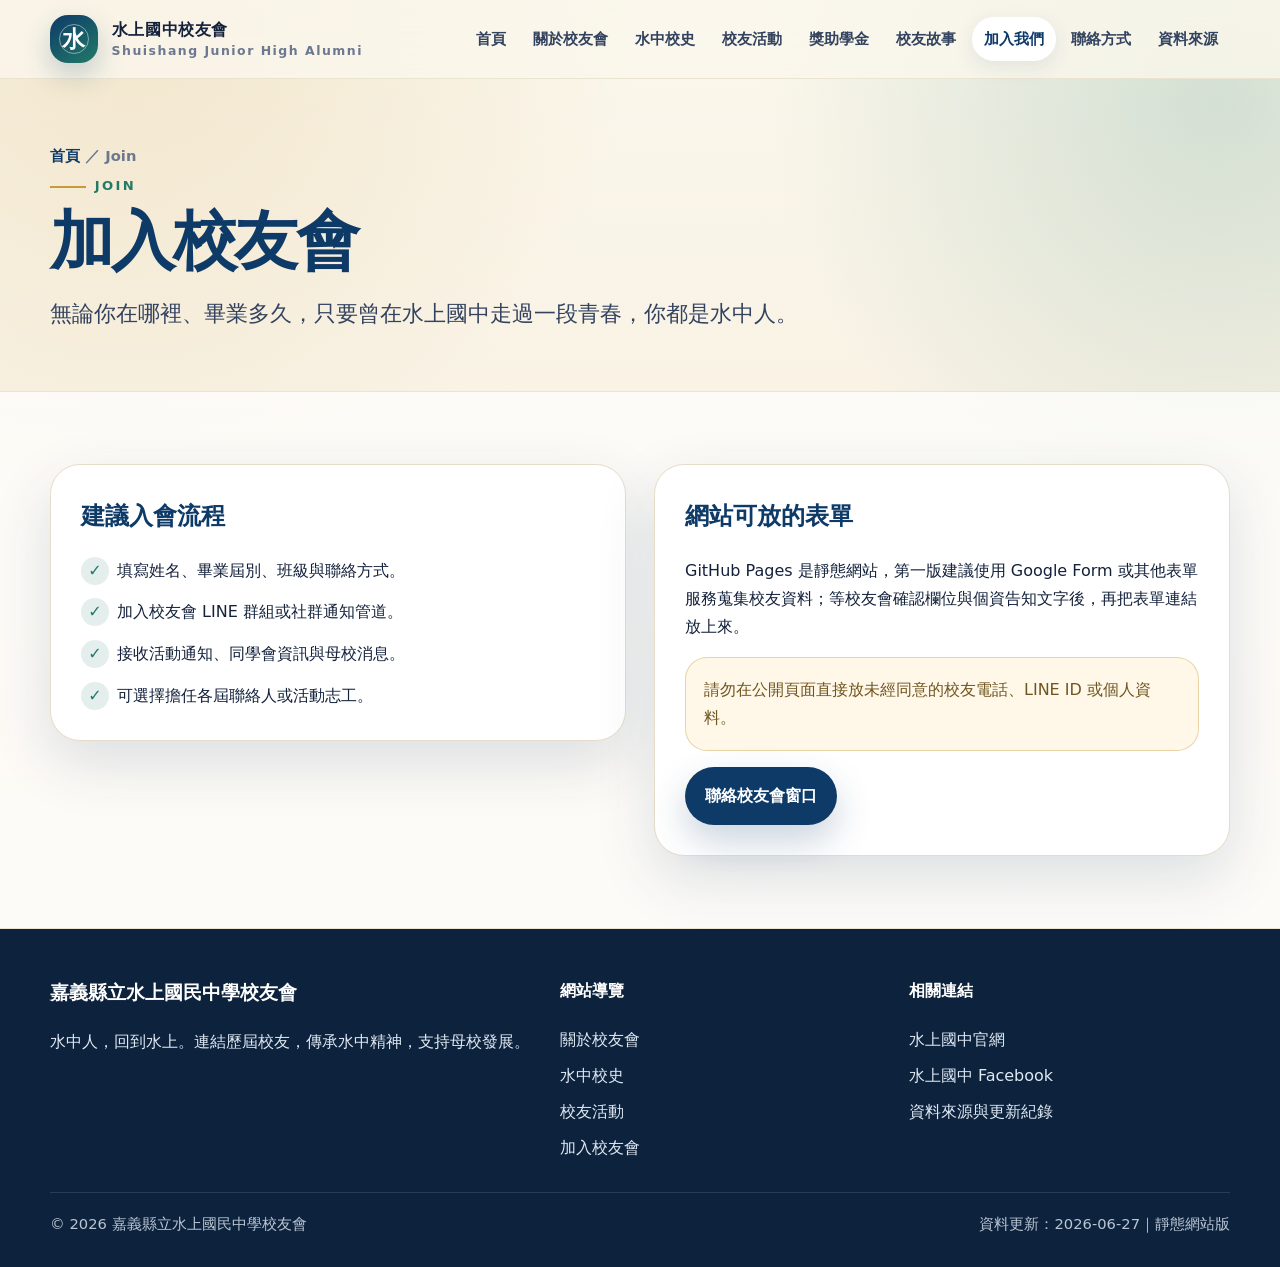
<file: join.html>
<!doctype html>
<html lang="zh-Hant-TW">
<head>
  <meta charset="utf-8">
  <meta name="viewport" content="width=device-width, initial-scale=1">
  <title>加入校友會｜水上國中校友會</title>
  <meta name="description" content="提供水上國中校友加入校友會、留下資料與參與活動的建議流程。">
  <meta name="robots" content="index, follow">
  <meta property="og:title" content="加入校友會｜水上國中校友會">
  <meta property="og:description" content="提供水上國中校友加入校友會、留下資料與參與活動的建議流程。">
  <meta property="og:type" content="website">
  <meta property="og:locale" content="zh_TW">
  <meta property="og:url" content="https://elvismtlee.github.io/ssjh-alumni-next/join.html">
  <meta name="theme-color" content="#0e3a68">
  <link rel="icon" href="assets/img/favicon.svg" type="image/svg+xml">
  <link rel="stylesheet" href="assets/css/styles.css">
  
</head>
<body>
  <a class="skip-link" href="#main">跳到主要內容</a>
  <header class="site-header">
    <div class="container navbar">
      <a class="brand" href="index.html" aria-label="嘉義縣立水上國民中學校友會首頁">
        <span class="brand-mark">水</span>
        <span>水上國中校友會<small>Shuishang Junior High Alumni</small></span>
      </a>
      <nav class="nav-links" data-nav aria-label="主要選單">
        <a href="index.html">首頁</a>
<a href="about.html">關於校友會</a>
<a href="history.html">水中校史</a>
<a href="activities.html">校友活動</a>
<a href="scholarship.html">獎助學金</a>
<a href="alumni-stories.html">校友故事</a>
<a href="join.html" aria-current="page">加入我們</a>
<a href="contact.html">聯絡方式</a>
<a href="sources.html">資料來源</a>
      </nav>
      <button class="menu-toggle" type="button" data-menu-toggle aria-expanded="false" aria-controls="site-nav">選單</button>
    </div>
  </header>
  <main id="main">
    <section class="page-hero">
      <div class="container">
        <div class="breadcrumb"><a href="index.html">首頁</a> ／ Join</div>
        <span class="eyebrow">Join</span>
        <h1>加入校友會</h1>
        <p class="lead">無論你在哪裡、畢業多久，只要曾在水上國中走過一段青春，你都是水中人。</p>
      </div>
    </section>
    <section class="section content">
      <div class="container split">
        <div class="panel">
          <h2>建議入會流程</h2>
          <ul class="list-check">
            <li>填寫姓名、畢業屆別、班級與聯絡方式。</li>
            <li>加入校友會 LINE 群組或社群通知管道。</li>
            <li>接收活動通知、同學會資訊與母校消息。</li>
            <li>可選擇擔任各屆聯絡人或活動志工。</li>
          </ul>
        </div>
        <div class="panel">
          <h2>網站可放的表單</h2>
          <p>GitHub Pages 是靜態網站，第一版建議使用 Google Form 或其他表單服務蒐集校友資料；等校友會確認欄位與個資告知文字後，再把表單連結放上來。</p>
          <p class="notice">請勿在公開頁面直接放未經同意的校友電話、LINE ID 或個人資料。</p>
          <a class="btn primary" href="contact.html">聯絡校友會窗口</a>
        </div>
      </div>
    </section>
  </main>
  <footer class="site-footer">
    <div class="container footer-grid">
      <div>
        <h3>嘉義縣立水上國民中學校友會</h3>
        <p>水中人，回到水上。連結歷屆校友，傳承水中精神，支持母校發展。</p>
      </div>
      <div>
        <h4>網站導覽</h4>
        <ul>
          <li><a href="about.html">關於校友會</a></li>
          <li><a href="history.html">水中校史</a></li>
          <li><a href="activities.html">校友活動</a></li>
          <li><a href="join.html">加入校友會</a></li>
        </ul>
      </div>
      <div>
        <h4>相關連結</h4>
        <ul>
          <li><a href="https://www.ssjh.cyc.edu.tw/" target="_blank" rel="noopener">水上國中官網</a></li>
          <li><a href="https://www.facebook.com/ssjh.cyc/" target="_blank" rel="noopener">水上國中 Facebook</a></li>
          <li><a href="sources.html">資料來源與更新紀錄</a></li>
        </ul>
      </div>
    </div>
    <div class="container footer-bottom">
      <span>© <span data-year></span> 嘉義縣立水上國民中學校友會</span>
      <span>資料更新：2026-06-27｜靜態網站版</span>
    </div>
  </footer>
  <script src="assets/js/main.js"></script>
</body>
</html>
</file>
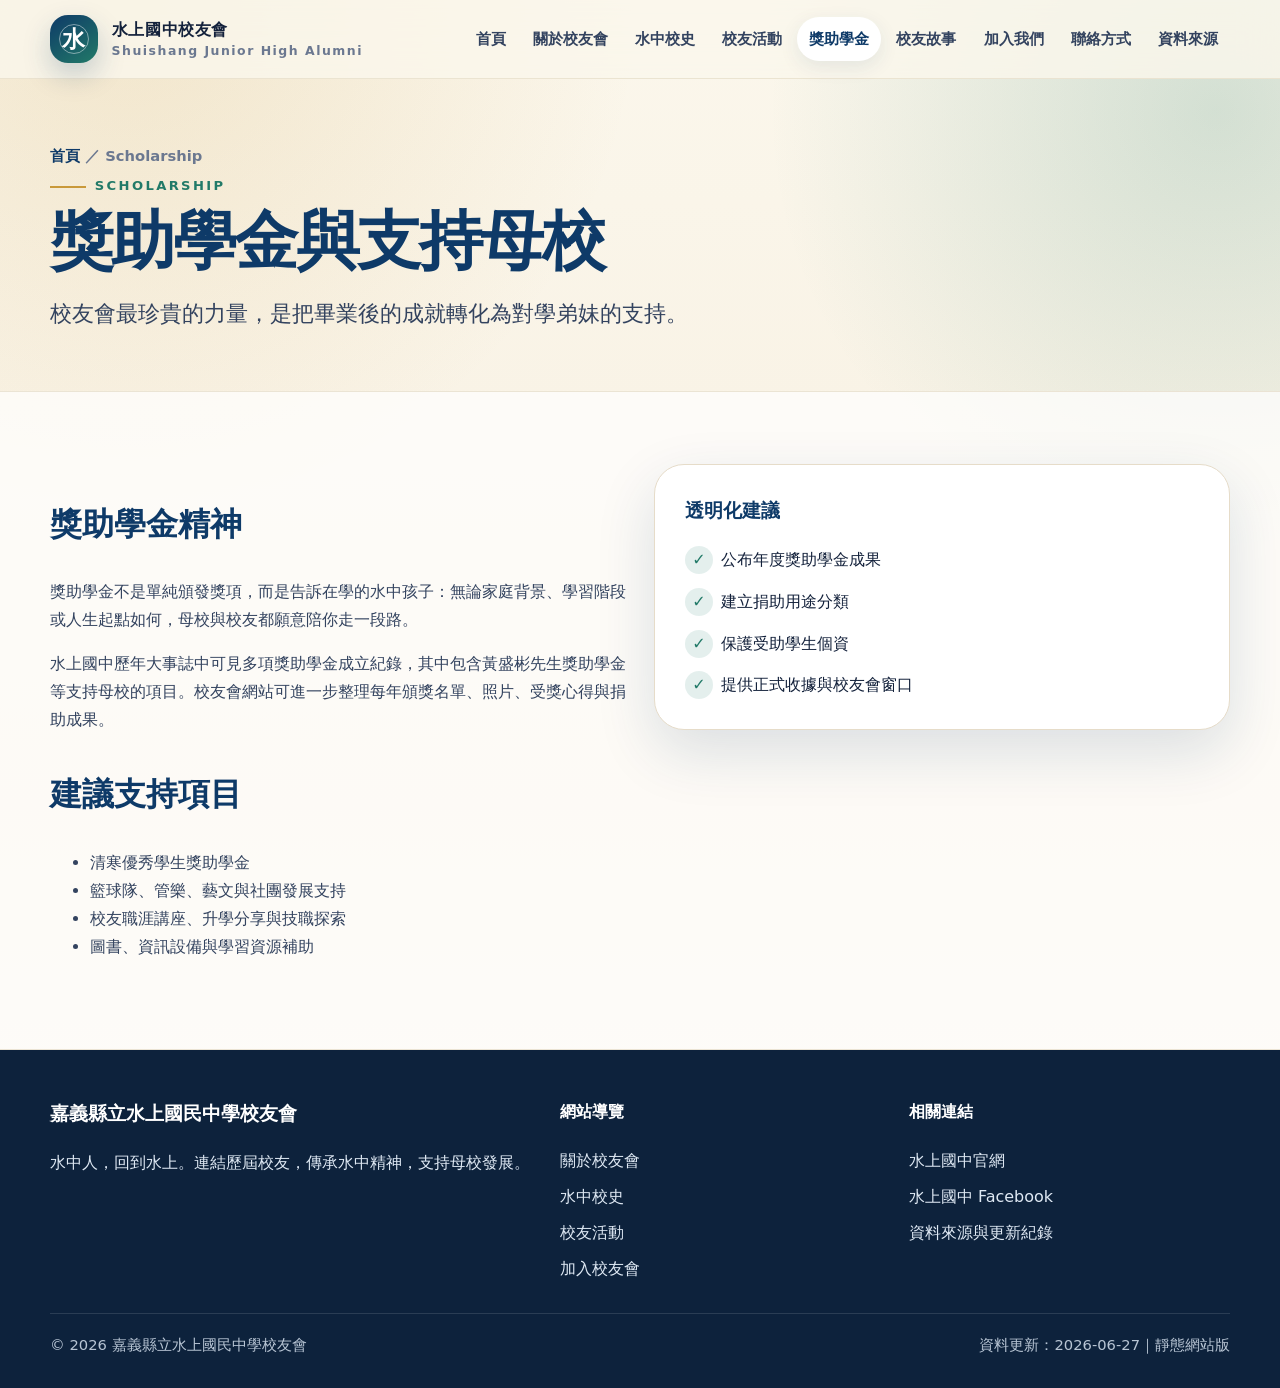
<file: scholarship.html>
<!doctype html>
<html lang="zh-Hant-TW">
<head>
  <meta charset="utf-8">
  <meta name="viewport" content="width=device-width, initial-scale=1">
  <title>獎助學金｜水上國中校友會</title>
  <meta name="description" content="說明水上國中校友會支持母校與獎助學金的精神、項目與透明化建議。">
  <meta name="robots" content="index, follow">
  <meta property="og:title" content="獎助學金｜水上國中校友會">
  <meta property="og:description" content="說明水上國中校友會支持母校與獎助學金的精神、項目與透明化建議。">
  <meta property="og:type" content="website">
  <meta property="og:locale" content="zh_TW">
  <meta property="og:url" content="https://elvismtlee.github.io/ssjh-alumni-next/scholarship.html">
  <meta name="theme-color" content="#0e3a68">
  <link rel="icon" href="assets/img/favicon.svg" type="image/svg+xml">
  <link rel="stylesheet" href="assets/css/styles.css">
  
</head>
<body>
  <a class="skip-link" href="#main">跳到主要內容</a>
  <header class="site-header">
    <div class="container navbar">
      <a class="brand" href="index.html" aria-label="嘉義縣立水上國民中學校友會首頁">
        <span class="brand-mark">水</span>
        <span>水上國中校友會<small>Shuishang Junior High Alumni</small></span>
      </a>
      <nav class="nav-links" data-nav aria-label="主要選單">
        <a href="index.html">首頁</a>
<a href="about.html">關於校友會</a>
<a href="history.html">水中校史</a>
<a href="activities.html">校友活動</a>
<a href="scholarship.html" aria-current="page">獎助學金</a>
<a href="alumni-stories.html">校友故事</a>
<a href="join.html">加入我們</a>
<a href="contact.html">聯絡方式</a>
<a href="sources.html">資料來源</a>
      </nav>
      <button class="menu-toggle" type="button" data-menu-toggle aria-expanded="false" aria-controls="site-nav">選單</button>
    </div>
  </header>
  <main id="main">
    <section class="page-hero">
      <div class="container">
        <div class="breadcrumb"><a href="index.html">首頁</a> ／ Scholarship</div>
        <span class="eyebrow">Scholarship</span>
        <h1>獎助學金與支持母校</h1>
        <p class="lead">校友會最珍貴的力量，是把畢業後的成就轉化為對學弟妹的支持。</p>
      </div>
    </section>
    <section class="section content">
      <div class="container split">
        <article class="prose">
          <h2>獎助學金精神</h2>
          <p>獎助學金不是單純頒發獎項，而是告訴在學的水中孩子：無論家庭背景、學習階段或人生起點如何，母校與校友都願意陪你走一段路。</p>
          <p>水上國中歷年大事誌中可見多項獎助學金成立紀錄，其中包含黃盛彬先生獎助學金等支持母校的項目。校友會網站可進一步整理每年頒獎名單、照片、受獎心得與捐助成果。</p>
          <h2>建議支持項目</h2>
          <ul>
            <li>清寒優秀學生獎助學金</li>
            <li>籃球隊、管樂、藝文與社團發展支持</li>
            <li>校友職涯講座、升學分享與技職探索</li>
            <li>圖書、資訊設備與學習資源補助</li>
          </ul>
        </article>
        <aside class="panel">
          <h3>透明化建議</h3>
          <ul class="list-check">
            <li>公布年度獎助學金成果</li>
            <li>建立捐助用途分類</li>
            <li>保護受助學生個資</li>
            <li>提供正式收據與校友會窗口</li>
          </ul>
        </aside>
      </div>
    </section>
  </main>
  <footer class="site-footer">
    <div class="container footer-grid">
      <div>
        <h3>嘉義縣立水上國民中學校友會</h3>
        <p>水中人，回到水上。連結歷屆校友，傳承水中精神，支持母校發展。</p>
      </div>
      <div>
        <h4>網站導覽</h4>
        <ul>
          <li><a href="about.html">關於校友會</a></li>
          <li><a href="history.html">水中校史</a></li>
          <li><a href="activities.html">校友活動</a></li>
          <li><a href="join.html">加入校友會</a></li>
        </ul>
      </div>
      <div>
        <h4>相關連結</h4>
        <ul>
          <li><a href="https://www.ssjh.cyc.edu.tw/" target="_blank" rel="noopener">水上國中官網</a></li>
          <li><a href="https://www.facebook.com/ssjh.cyc/" target="_blank" rel="noopener">水上國中 Facebook</a></li>
          <li><a href="sources.html">資料來源與更新紀錄</a></li>
        </ul>
      </div>
    </div>
    <div class="container footer-bottom">
      <span>© <span data-year></span> 嘉義縣立水上國民中學校友會</span>
      <span>資料更新：2026-06-27｜靜態網站版</span>
    </div>
  </footer>
  <script src="assets/js/main.js"></script>
</body>
</html>
</file>
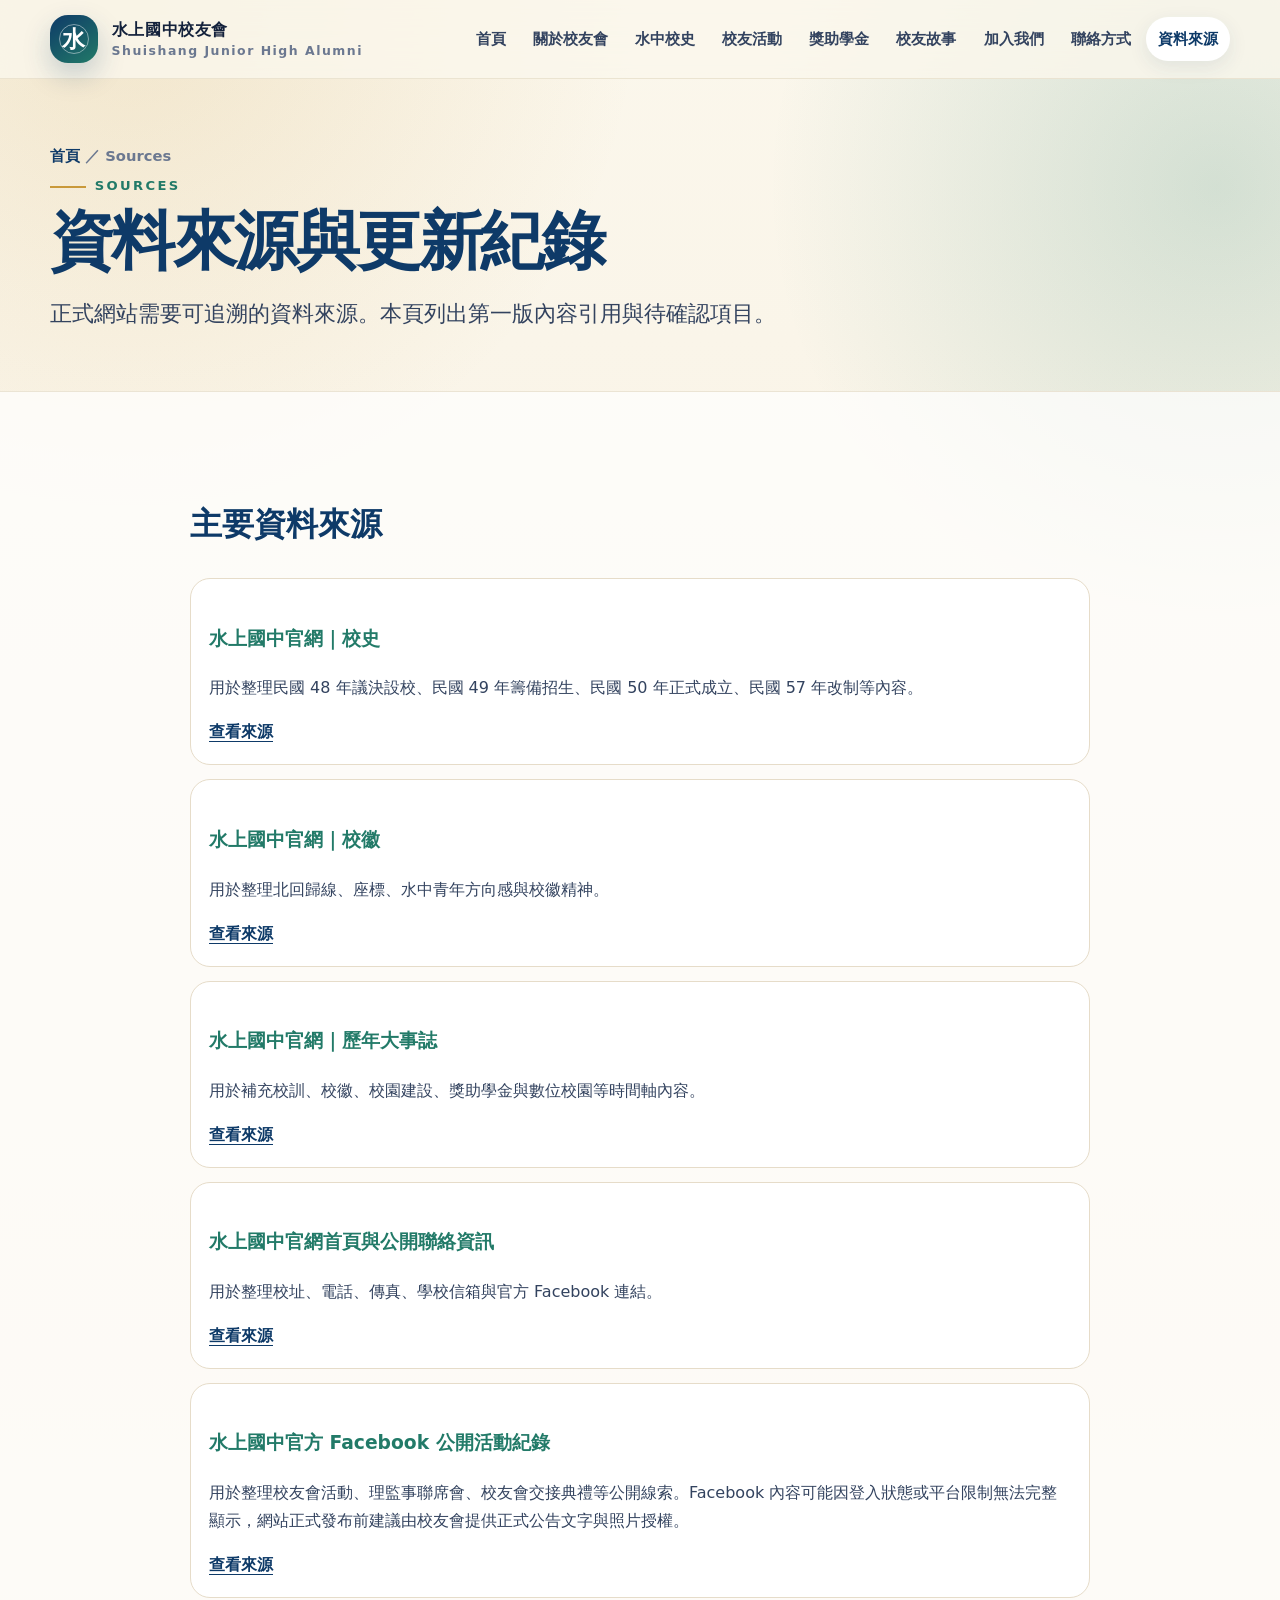
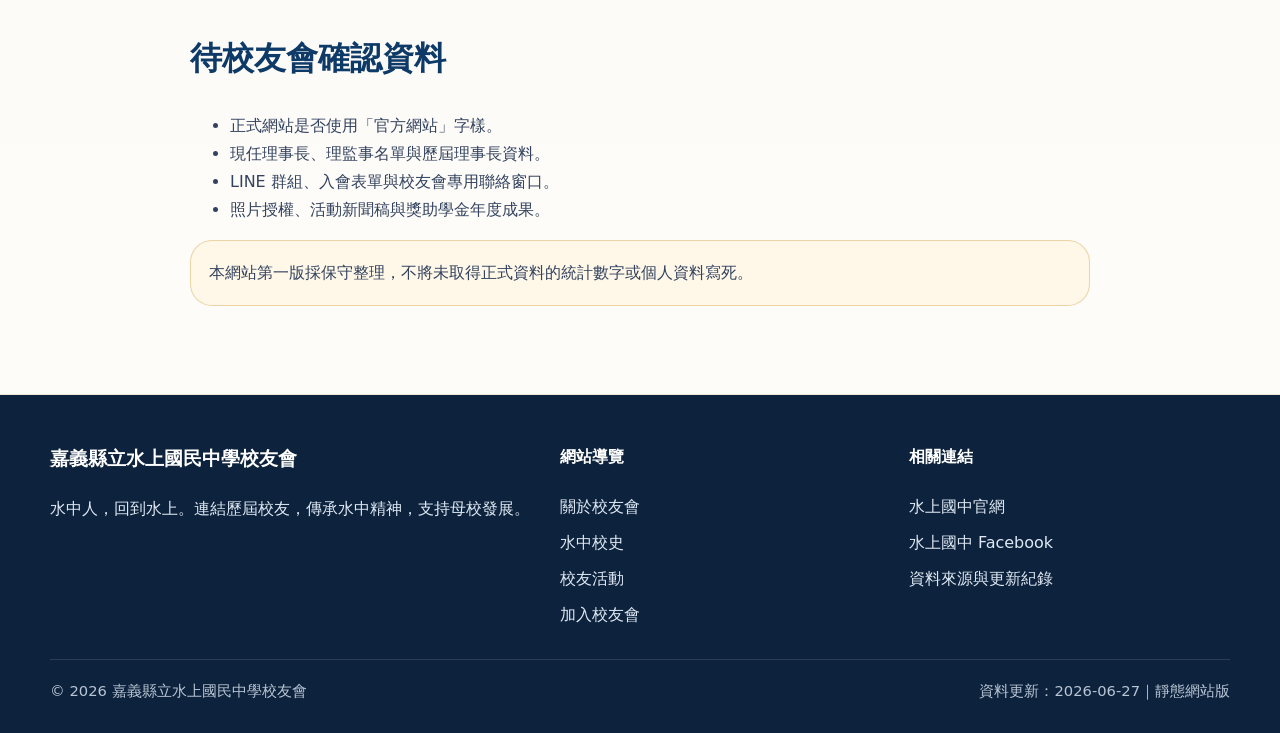
<file: sources.html>
<!doctype html>
<html lang="zh-Hant-TW">
<head>
  <meta charset="utf-8">
  <meta name="viewport" content="width=device-width, initial-scale=1">
  <title>資料來源｜水上國中校友會</title>
  <meta name="description" content="列出水上國中校友會網站第一版使用的公開資料來源與待確認事項。">
  <meta name="robots" content="index, follow">
  <meta property="og:title" content="資料來源｜水上國中校友會">
  <meta property="og:description" content="列出水上國中校友會網站第一版使用的公開資料來源與待確認事項。">
  <meta property="og:type" content="website">
  <meta property="og:locale" content="zh_TW">
  <meta property="og:url" content="https://elvismtlee.github.io/ssjh-alumni-next/sources.html">
  <meta name="theme-color" content="#0e3a68">
  <link rel="icon" href="assets/img/favicon.svg" type="image/svg+xml">
  <link rel="stylesheet" href="assets/css/styles.css">
  
</head>
<body>
  <a class="skip-link" href="#main">跳到主要內容</a>
  <header class="site-header">
    <div class="container navbar">
      <a class="brand" href="index.html" aria-label="嘉義縣立水上國民中學校友會首頁">
        <span class="brand-mark">水</span>
        <span>水上國中校友會<small>Shuishang Junior High Alumni</small></span>
      </a>
      <nav class="nav-links" data-nav aria-label="主要選單">
        <a href="index.html">首頁</a>
<a href="about.html">關於校友會</a>
<a href="history.html">水中校史</a>
<a href="activities.html">校友活動</a>
<a href="scholarship.html">獎助學金</a>
<a href="alumni-stories.html">校友故事</a>
<a href="join.html">加入我們</a>
<a href="contact.html">聯絡方式</a>
<a href="sources.html" aria-current="page">資料來源</a>
      </nav>
      <button class="menu-toggle" type="button" data-menu-toggle aria-expanded="false" aria-controls="site-nav">選單</button>
    </div>
  </header>
  <main id="main">
    <section class="page-hero">
      <div class="container">
        <div class="breadcrumb"><a href="index.html">首頁</a> ／ Sources</div>
        <span class="eyebrow">Sources</span>
        <h1>資料來源與更新紀錄</h1>
        <p class="lead">正式網站需要可追溯的資料來源。本頁列出第一版內容引用與待確認項目。</p>
      </div>
    </section>
    <section class="section content">
      <div class="container prose">
        <h2>主要資料來源</h2>
        <div class="source-list">
          <div class="source-item"><h3>水上國中官網｜校史</h3><p>用於整理民國 48 年議決設校、民國 49 年籌備招生、民國 50 年正式成立、民國 57 年改制等內容。</p><a href="https://www.ssjh.cyc.edu.tw/modules/tadnews/page.php?nsn=69" target="_blank" rel="noopener">查看來源</a></div>
          <div class="source-item"><h3>水上國中官網｜校徽</h3><p>用於整理北回歸線、座標、水中青年方向感與校徽精神。</p><a href="https://www.ssjh.cyc.edu.tw/modules/tadnews/page.php?nsn=74" target="_blank" rel="noopener">查看來源</a></div>
          <div class="source-item"><h3>水上國中官網｜歷年大事誌</h3><p>用於補充校訓、校徽、校園建設、獎助學金與數位校園等時間軸內容。</p><a href="https://www.ssjh.cyc.edu.tw/modules/tadnews/page.php?nsn=80" target="_blank" rel="noopener">查看來源</a></div>
          <div class="source-item"><h3>水上國中官網首頁與公開聯絡資訊</h3><p>用於整理校址、電話、傳真、學校信箱與官方 Facebook 連結。</p><a href="https://www.ssjh.cyc.edu.tw/" target="_blank" rel="noopener">查看來源</a></div>
          <div class="source-item"><h3>水上國中官方 Facebook 公開活動紀錄</h3><p>用於整理校友會活動、理監事聯席會、校友會交接典禮等公開線索。Facebook 內容可能因登入狀態或平台限制無法完整顯示，網站正式發布前建議由校友會提供正式公告文字與照片授權。</p><a href="https://www.facebook.com/ssjh.cyc/" target="_blank" rel="noopener">查看來源</a></div>
        </div>
        <h2>待校友會確認資料</h2>
        <ul>
          <li>正式網站是否使用「官方網站」字樣。</li>
          <li>現任理事長、理監事名單與歷屆理事長資料。</li>
          <li>LINE 群組、入會表單與校友會專用聯絡窗口。</li>
          <li>照片授權、活動新聞稿與獎助學金年度成果。</li>
        </ul>
        <p class="notice">本網站第一版採保守整理，不將未取得正式資料的統計數字或個人資料寫死。</p>
      </div>
    </section>
  </main>
  <footer class="site-footer">
    <div class="container footer-grid">
      <div>
        <h3>嘉義縣立水上國民中學校友會</h3>
        <p>水中人，回到水上。連結歷屆校友，傳承水中精神，支持母校發展。</p>
      </div>
      <div>
        <h4>網站導覽</h4>
        <ul>
          <li><a href="about.html">關於校友會</a></li>
          <li><a href="history.html">水中校史</a></li>
          <li><a href="activities.html">校友活動</a></li>
          <li><a href="join.html">加入校友會</a></li>
        </ul>
      </div>
      <div>
        <h4>相關連結</h4>
        <ul>
          <li><a href="https://www.ssjh.cyc.edu.tw/" target="_blank" rel="noopener">水上國中官網</a></li>
          <li><a href="https://www.facebook.com/ssjh.cyc/" target="_blank" rel="noopener">水上國中 Facebook</a></li>
          <li><a href="sources.html">資料來源與更新紀錄</a></li>
        </ul>
      </div>
    </div>
    <div class="container footer-bottom">
      <span>© <span data-year></span> 嘉義縣立水上國民中學校友會</span>
      <span>資料更新：2026-06-27｜靜態網站版</span>
    </div>
  </footer>
  <script src="assets/js/main.js"></script>
</body>
</html>
</file>
<file: assets/css/styles.css>
:root{
  --ink:#13213b;
  --ink-2:#33435f;
  --muted:#6b7890;
  --paper:#fbf7ec;
  --paper-2:#fffdf8;
  --blue:#0e3a68;
  --blue-2:#154f89;
  --green:#227a68;
  --gold:#c9993a;
  --red:#c74d3c;
  --line:#e6dcc9;
  --shadow:0 22px 60px rgba(14,58,104,.14);
  --radius:24px;
  --max:1180px;
}
*{box-sizing:border-box}
html{scroll-behavior:smooth}
body{
  margin:0;
  font-family:"Noto Sans TC","PingFang TC","Microsoft JhengHei",system-ui,-apple-system,BlinkMacSystemFont,"Segoe UI",sans-serif;
  color:var(--ink);
  background:
    radial-gradient(circle at 10% 0%,rgba(201,153,58,.18),transparent 32rem),
    radial-gradient(circle at 95% 8%,rgba(34,122,104,.18),transparent 28rem),
    linear-gradient(180deg,var(--paper),#f7efe0 58%,#fffaf1);
  line-height:1.75;
}
a{color:inherit;text-decoration:none}
img{max-width:100%;display:block}
.skip-link{position:absolute;left:-999px;top:auto;background:#fff;padding:.6rem 1rem;border-radius:99px;z-index:999}
.skip-link:focus{left:1rem;top:1rem}
.container{width:min(var(--max),calc(100% - 36px));margin-inline:auto}
.site-header{
  position:sticky;top:0;z-index:50;
  backdrop-filter:blur(18px);
  background:rgba(251,247,236,.82);
  border-bottom:1px solid rgba(230,220,201,.75);
}
.navbar{display:flex;align-items:center;justify-content:space-between;gap:1rem;min-height:78px}
.brand{display:flex;align-items:center;gap:.85rem;font-weight:900;letter-spacing:.04em}
.brand-mark{
  width:48px;height:48px;border-radius:18px;
  display:grid;place-items:center;color:#fff;font-size:1.45rem;font-weight:900;
  background:linear-gradient(145deg,var(--blue),var(--green));
  box-shadow:0 12px 28px rgba(14,58,104,.22);
  position:relative;overflow:hidden;
}
.brand-mark::after{content:"";position:absolute;inset:9px;border:1px solid rgba(255,255,255,.45);border-radius:50%}
.brand small{display:block;color:var(--muted);font-size:.78rem;font-weight:700;letter-spacing:.12em;margin-top:-.25rem}
.nav-links{display:flex;align-items:center;gap:.2rem;font-weight:800;font-size:.95rem;color:var(--ink-2)}
.nav-links a{padding:.55rem .75rem;border-radius:999px}
.nav-links a:hover,.nav-links a[aria-current="page"]{background:#fff;color:var(--blue);box-shadow:0 6px 20px rgba(14,58,104,.09)}
.menu-toggle{display:none;border:0;background:var(--blue);color:#fff;border-radius:14px;padding:.65rem .8rem;font-weight:900}
.hero{padding:82px 0 48px;position:relative;overflow:hidden}
.hero-grid{display:grid;grid-template-columns:minmax(0,1.08fr) minmax(330px,.92fr);gap:42px;align-items:center}
.eyebrow{display:inline-flex;align-items:center;gap:.55rem;font-weight:900;letter-spacing:.18em;color:var(--green);font-size:.82rem;text-transform:uppercase}
.eyebrow::before{content:"";width:36px;height:2px;background:var(--gold)}
h1{font-size:clamp(2.55rem,7vw,5.8rem);line-height:1.02;margin:.65rem 0 1.1rem;letter-spacing:-.04em;color:var(--blue)}
.hero h1 .accent{display:block;color:var(--ink)}
.lead{font-size:clamp(1.08rem,2vw,1.35rem);color:var(--ink-2);max-width:760px}
.hero-actions{display:flex;flex-wrap:wrap;gap:.9rem;margin-top:2rem}
.btn{display:inline-flex;align-items:center;justify-content:center;gap:.5rem;border-radius:999px;padding:.88rem 1.2rem;font-weight:900;border:1px solid transparent;transition:.2s ease}
.btn.primary{background:var(--blue);color:#fff;box-shadow:0 16px 36px rgba(14,58,104,.22)}
.btn.primary:hover{transform:translateY(-2px);background:var(--blue-2)}
.btn.secondary{background:#fff;color:var(--blue);border-color:rgba(14,58,104,.13)}
.btn.secondary:hover{transform:translateY(-2px);box-shadow:0 12px 28px rgba(14,58,104,.12)}
.hero-card{
  background:linear-gradient(160deg,#fff,#fff8e8);
  border:1px solid rgba(230,220,201,.9);
  border-radius:34px;
  padding:30px;
  box-shadow:var(--shadow);
  position:relative;overflow:hidden;
}
.hero-card::before{content:"";position:absolute;right:-70px;top:-70px;width:190px;height:190px;border:28px solid rgba(201,153,58,.22);border-radius:50%}
.compass{position:relative;display:grid;place-items:center;width:min(100%,330px);aspect-ratio:1;margin:0 auto 24px;border-radius:50%;background:radial-gradient(circle,#fff 0 36%,rgba(14,58,104,.08) 37% 38%,#fff 39% 100%);border:1px solid var(--line)}
.compass::before,.compass::after{content:"";position:absolute;background:var(--gold)}
.compass::before{width:80%;height:2px}.compass::after{height:80%;width:2px}
.compass strong{position:relative;z-index:2;font-size:4.2rem;color:var(--blue);letter-spacing:-.1em}
.stats{display:grid;grid-template-columns:repeat(3,1fr);gap:12px}
.stat{background:#fff;border:1px solid var(--line);border-radius:18px;padding:15px;text-align:center}
.stat b{display:block;color:var(--blue);font-size:1.45rem;line-height:1.2}.stat span{display:block;color:var(--muted);font-size:.86rem;font-weight:800}
.section{padding:72px 0}.section.tight{padding:46px 0}.section-title{display:flex;justify-content:space-between;align-items:end;gap:1.5rem;margin-bottom:26px}.section-title h2{font-size:clamp(1.9rem,4vw,3rem);line-height:1.15;margin:0;color:var(--ink)}.section-title p{margin:.5rem 0 0;color:var(--muted);max-width:620px}.kicker{color:var(--gold);font-weight:900;letter-spacing:.16em;font-size:.8rem;text-transform:uppercase}
.cards{display:grid;grid-template-columns:repeat(3,1fr);gap:20px}.card{background:rgba(255,255,255,.82);border:1px solid rgba(230,220,201,.92);border-radius:var(--radius);padding:24px;box-shadow:0 12px 34px rgba(14,58,104,.08)}.card h3{font-size:1.35rem;margin:.2rem 0 .6rem;color:var(--blue)}.card p{margin:0;color:var(--ink-2)}.card .icon{width:48px;height:48px;border-radius:16px;display:grid;place-items:center;background:rgba(34,122,104,.1);color:var(--green);font-weight:900;margin-bottom:1rem}.card.featured{background:linear-gradient(160deg,var(--blue),#0d2e52);color:#fff}.card.featured h3,.card.featured p{color:#fff}.card.featured .icon{background:rgba(255,255,255,.13);color:#fff}
.timeline{position:relative;display:grid;gap:16px}.timeline::before{content:"";position:absolute;left:24px;top:6px;bottom:6px;width:2px;background:linear-gradient(var(--gold),var(--green))}.timeline-item{display:grid;grid-template-columns:74px 1fr;gap:14px;align-items:start}.timeline-year{position:relative;z-index:1;background:var(--blue);color:#fff;border-radius:999px;text-align:center;font-weight:900;padding:.45rem .55rem;box-shadow:0 8px 20px rgba(14,58,104,.2)}.timeline-content{background:#fff;border:1px solid var(--line);border-radius:20px;padding:18px}.timeline-content h3{margin:0 0 .3rem;color:var(--blue)}.timeline-content p{margin:0;color:var(--ink-2)}
.split{display:grid;grid-template-columns:1fr 1fr;gap:28px;align-items:start}.panel{background:#fff;border:1px solid var(--line);border-radius:30px;padding:30px;box-shadow:var(--shadow)}.panel h2,.panel h3{margin-top:0;color:var(--blue)}.quote{font-size:1.35rem;font-weight:900;color:var(--blue);padding-left:1rem;border-left:4px solid var(--gold)}
.banner{background:linear-gradient(125deg,var(--blue),#174a77 50%,var(--green));color:#fff;border-radius:34px;padding:38px;display:grid;grid-template-columns:1fr auto;align-items:center;gap:24px;box-shadow:var(--shadow)}.banner h2{margin:0;font-size:clamp(1.8rem,4vw,3.2rem)}.banner p{margin:.45rem 0 0;color:rgba(255,255,255,.86)}.banner .btn{background:#fff;color:var(--blue)}
.page-hero{padding:64px 0 36px}.page-hero h1{font-size:clamp(2.2rem,5vw,4.2rem)}.breadcrumb{font-weight:800;color:var(--muted);font-size:.92rem}.breadcrumb a{color:var(--blue)}
.content{background:rgba(255,255,255,.72);border-top:1px solid rgba(230,220,201,.75);border-bottom:1px solid rgba(230,220,201,.75)}
.prose{max-width:900px}.prose h2{font-size:2rem;color:var(--blue);margin-top:2rem}.prose h3{color:var(--green);margin-top:1.6rem}.prose p,.prose li{color:var(--ink-2)}.prose a{color:var(--blue);font-weight:900;text-decoration:underline;text-underline-offset:4px}.prose blockquote{margin:1.5rem 0;padding:1.1rem 1.2rem;border-left:5px solid var(--gold);background:#fff;border-radius:0 18px 18px 0;color:var(--ink);font-weight:800}
.list-check{padding:0;margin:0;list-style:none;display:grid;gap:.85rem}.list-check li{display:grid;grid-template-columns:28px 1fr;gap:.5rem}.list-check li::before{content:"✓";width:28px;height:28px;border-radius:50%;display:grid;place-items:center;background:rgba(34,122,104,.12);color:var(--green);font-weight:900}.table-wrap{overflow:auto;border:1px solid var(--line);border-radius:22px;background:#fff}table{width:100%;border-collapse:collapse;min-width:640px}th,td{padding:14px 16px;text-align:left;border-bottom:1px solid var(--line)}th{background:#f7efdf;color:var(--blue)}tr:last-child td{border-bottom:0}
.source-list{display:grid;gap:14px}.source-item{background:#fff;border:1px solid var(--line);border-radius:20px;padding:18px}.source-item a{color:var(--blue);font-weight:900;text-decoration:underline;text-underline-offset:4px}.notice{background:#fff8e8;border:1px solid rgba(201,153,58,.38);border-radius:22px;padding:18px;color:#6f5520}.site-footer{background:#0d223c;color:#dfe9f4;padding:48px 0 30px}.footer-grid{display:grid;grid-template-columns:1.2fr .8fr .8fr;gap:28px}.site-footer h3,.site-footer h4{color:#fff;margin-top:0}.site-footer a{color:#dfe9f4}.site-footer ul{list-style:none;padding:0;margin:0;display:grid;gap:.5rem}.footer-bottom{border-top:1px solid rgba(255,255,255,.12);margin-top:30px;padding-top:18px;color:#b8c5d4;font-size:.92rem;display:flex;justify-content:space-between;gap:1rem;flex-wrap:wrap}.tag{display:inline-flex;background:rgba(201,153,58,.12);color:#8b681e;border:1px solid rgba(201,153,58,.25);border-radius:999px;padding:.25rem .65rem;font-weight:900;font-size:.82rem;margin:.2rem .25rem .2rem 0}.grid-2{display:grid;grid-template-columns:repeat(2,1fr);gap:20px}.grid-4{display:grid;grid-template-columns:repeat(4,1fr);gap:16px}.mini{font-size:.92rem;color:var(--muted)}
@media (max-width: 980px){
  .hero-grid,.split,.banner{grid-template-columns:1fr}.cards{grid-template-columns:1fr 1fr}.grid-4{grid-template-columns:1fr 1fr}.nav-links{position:fixed;inset:78px 18px auto 18px;display:none;flex-direction:column;align-items:stretch;background:#fff;border:1px solid var(--line);border-radius:24px;padding:14px;box-shadow:var(--shadow)}.nav-links.open{display:flex}.nav-links a{padding:.85rem 1rem}.menu-toggle{display:inline-flex}.hero{padding-top:54px}.footer-grid{grid-template-columns:1fr 1fr}.stats{grid-template-columns:1fr 1fr 1fr}
}
@media (max-width: 640px){
  .container{width:min(100% - 26px,var(--max))}.cards,.grid-2,.grid-4,.footer-grid{grid-template-columns:1fr}.section{padding:52px 0}.section-title{display:block}.hero-card{padding:22px}.stats{grid-template-columns:1fr}.timeline-item{grid-template-columns:1fr}.timeline::before{display:none}.timeline-year{width:max-content}.banner{padding:28px}.brand span{font-size:.94rem}.brand small{font-size:.7rem}.navbar{min-height:70px}.nav-links{inset:70px 13px auto 13px}.page-hero{padding-top:42px}
}
@media print{.site-header,.hero-actions,.btn,.menu-toggle{display:none!important}body{background:#fff}.card,.panel,.hero-card{box-shadow:none}.site-footer{background:#fff;color:#000;border-top:1px solid #ddd}}
</file>
